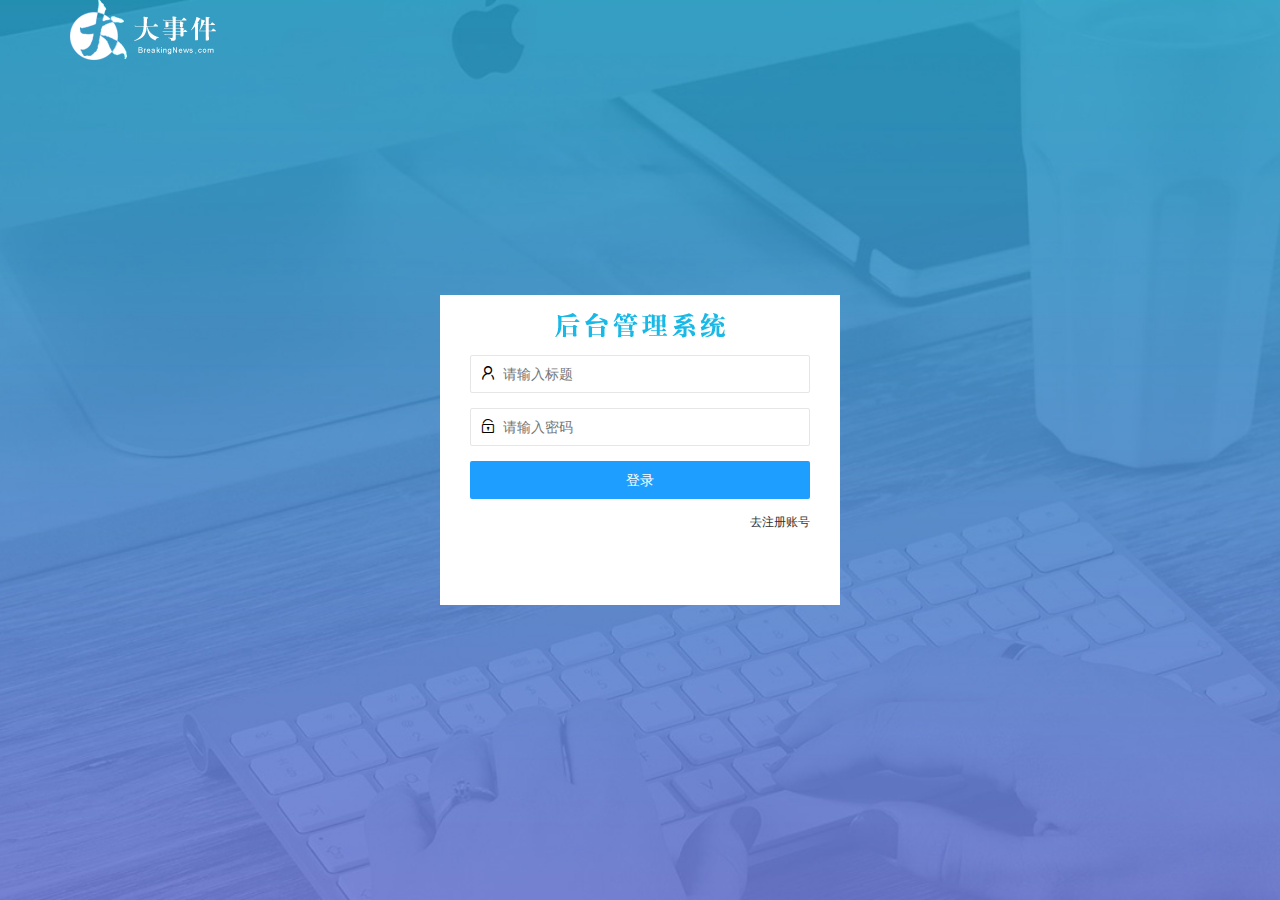
<file: login.html>
<!DOCTYPE html>
<html lang="en">
  <head>
    <meta charset="UTF-8" />
    <meta http-equiv="X-UA-Compatible" content="IE=edge" />
    <meta name="viewport" content="width=device-width, initial-scale=1.0" />
    <title>Document</title>
    <!-- layui样式 -->
    <link rel="stylesheet" href="./assets/lib/layui/css/layui.css" />
    <!-- 自己的css -->
    <link rel="stylesheet" href="./assets/css/login.css" />
  </head>
  <body>
    <!-- 头部 logo 区域 -->
    <div class="layui-main">
      <img src="/assets/images/logo.png" alt="" />
    </div>

    <!-- 登录注册区域 -->
    <div class="loginAndRegBox">
      <!-- 登录标题 -->
      <div class="title-box"></div>
      <!-- 登录 -->
      <div class="login-box">
        <form class="layui-form" action="" id="form_login">
          <div class="layui-form-item">
            <i class="layui-icon layui-icon-username"></i>

            <input
              type="text"
              name="username"
              required
              lay-verify="required"
              placeholder="请输入标题"
              autocomplete="off"
              class="layui-input"
            />
          </div>
          <div class="layui-form-item">
            <i class="layui-icon layui-icon-password"></i>

            <input
              type="password"
              name="password"
              required
              lay-verify="required"
              placeholder="请输入密码"
              autocomplete="off"
              class="layui-input"
            />
          </div>
          <!-- 登录按钮 -->
          <div class="layui-form-item">
            <!-- 注意：表单提交按钮和普通按钮的区别，就是 lay-submit 属性 -->
            <button
              class="layui-btn layui-btn-normal layui-btn-fluid"
              lay-submit
            >
              登录
            </button>
          </div>
          <div class="layui-form-item link">
            <a href="javascript:;" id="link_reg">去注册账号</a>
          </div>
        </form>
      </div>

   
      <!-- 注册 -->
      <div class="reg-box">
        <form class="layui-form" id="form_reg">
          <!-- 用户名 -->
          <div class="layui-form-item">
            <i class="layui-icon layui-icon-username"></i>
            <input
              type="text"
              name="username"
              required
              lay-verify="required"
              placeholder="请输入用户名"
              autocomplete="off"
              class="layui-input"
            />
          </div>
 
          <!-- 密码 -->
          <div class="layui-form-item">
            <i class="layui-icon layui-icon-password"></i>
            <input
              type="password"
              name="password"
              required
              lay-verify="required|pass"
              placeholder="请输入密码"
              autocomplete="off"
              class="layui-input"
            />
          </div>

          <!-- 确认密码 -->
          <div class="layui-form-item">
            <i class="layui-icon layui-icon-password"></i>
            <input
              type="password"
              name="repassword"
              required
              lay-verify="required|pass|repass"
              placeholder="再次确认密码"
              autocomplete="off"
              class="layui-input"
            />
          </div>

          <!-- 注册按钮 -->
          <div class="layui-form-item">
            <!-- 注意：表单提交按钮和普通按钮的区别，就是 lay-submit 属性 -->
            <button
              class="layui-btn layui-btn-normal layui-btn-fluid"
              lay-submit
            >
              注册
            </button>
          </div>
          <div class="layui-form-item link">
            <a href="javascript:;" id="link_login">去登录</a>
          </div>
        </form>
      </div>
    </div>

    <!-- 引入layui的js -->
    <script src="./assets/lib/layui/layui.all.js"></script>
    <script src="./assets/lib/jquery.js"></script>
    <!-- 导入 请求过滤器 -->
    <script src="./assets/js/baseAPI.js"></script>
    <script src="./assets/js/login.js"></script>
  </body>
</html>
</file>
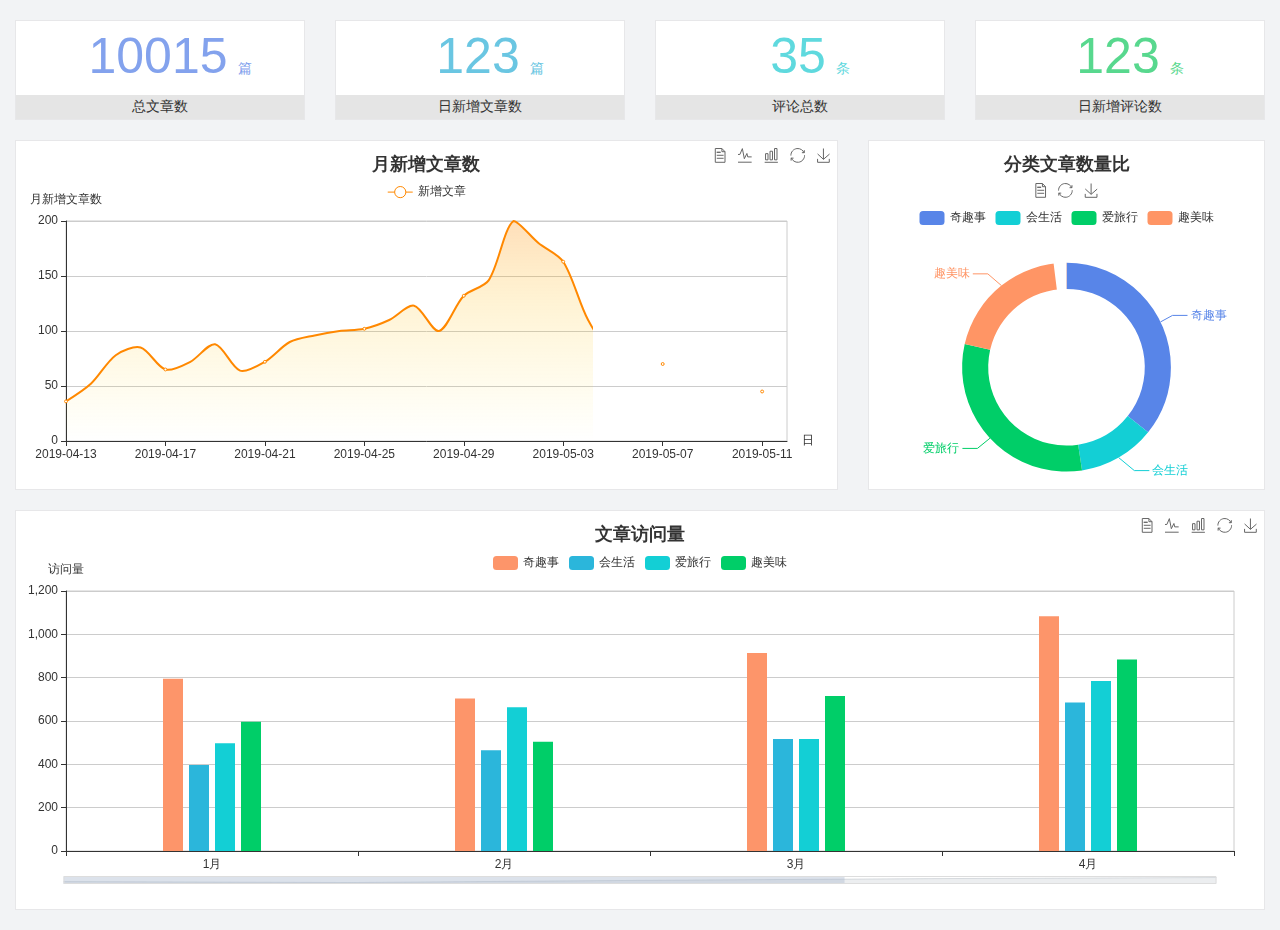
<file: home/dashboard.html>
<!DOCTYPE html>
<html lang="en">

<head>
  <meta charset="UTF-8">
  <meta name="viewport" content="width=device-width, initial-scale=1.0">
  <meta http-equiv="X-UA-Compatible" content="ie=edge">
  <title>图表统计</title>
  <link rel="stylesheet" href="../../assets/lib/bootstrap.css" />
  <link rel="stylesheet" href="../../assets/lib/main.css" />
  <script src="../../assets/lib/jquery.js"></script>
  <script type="text/javascript" src="../../assets/lib/echarts.min.js"></script>
</head>

<body>
  <div class="container-fluid">
    <div class="row spannel_list">
      <div class="col-sm-3 col-xs-6">
        <div class="spannel">
          <em>10015</em><span>篇</span>
          <b>总文章数</b>
        </div>
      </div>
      <div class="col-sm-3 col-xs-6">
        <div class="spannel scolor01">
          <em>123</em><span>篇</span>
          <b>日新增文章数</b>
        </div>
      </div>
      <div class="col-sm-3 col-xs-6">
        <div class="spannel scolor02">
          <em>35</em><span>条</span>
          <b>评论总数</b>
        </div>
      </div>
      <div class="col-sm-3 col-xs-6">
        <div class="spannel scolor03">
          <em>123</em><span>条</span>
          <b>日新增评论数</b>
        </div>
      </div>
    </div>
  </div>

  <div class="container-fluid">
    <div class="row curve-pie">
      <div class="col-lg-8 col-md-8">
        <div class="gragh_pannel" id="curve_show"></div>
      </div>
      <div class="col-lg-4 col-md-4">
        <div class="gragh_pannel" id="pie_show"></div>
      </div>
    </div>
  </div>

  <div class="container-fluid">
    <div class="column_pannel" id="column_show"></div>
  </div>

  <script>
    var oChart = echarts.init(document.getElementById('curve_show'));
    var aList_all = [
      { 'count': 36, 'date': '2019-04-13' },
      { 'count': 52, 'date': '2019-04-14' },
      { 'count': 78, 'date': '2019-04-15' },
      { 'count': 85, 'date': '2019-04-16' },
      { 'count': 65, 'date': '2019-04-17' },
      { 'count': 72, 'date': '2019-04-18' },
      { 'count': 88, 'date': '2019-04-19' },
      { 'count': 64, 'date': '2019-04-20' },
      { 'count': 72, 'date': '2019-04-21' },
      { 'count': 90, 'date': '2019-04-22' },
      { 'count': 96, 'date': '2019-04-23' },
      { 'count': 100, 'date': '2019-04-24' },
      { 'count': 102, 'date': '2019-04-25' },
      { 'count': 110, 'date': '2019-04-26' },
      { 'count': 123, 'date': '2019-04-27' },
      { 'count': 100, 'date': '2019-04-28' },
      { 'count': 132, 'date': '2019-04-29' },
      { 'count': 146, 'date': '2019-04-30' },
      { 'count': 200, 'date': '2019-05-01' },
      { 'count': 180, 'date': '2019-05-02' },
      { 'count': 163, 'date': '2019-05-03' },
      { 'count': 110, 'date': '2019-05-04' },
      { 'count': 80, 'date': '2019-05-05' },
      { 'count': 82, 'date': '2019-05-06' },
      { 'count': 70, 'date': '2019-05-07' },
      { 'count': 65, 'date': '2019-05-08' },
      { 'count': 54, 'date': '2019-05-09' },
      { 'count': 40, 'date': '2019-05-10' },
      { 'count': 45, 'date': '2019-05-11' },
      { 'count': 38, 'date': '2019-05-12' },
    ];

    let aCount = [];
    let aDate = [];

    for (var i = 0; i < aList_all.length; i++) {
      aCount.push(aList_all[i].count);
      aDate.push(aList_all[i].date);
    }

    var chartopt = {
      title: {
        text: '月新增文章数',
        left: 'center',
        top: '10'
      },
      tooltip: {
        trigger: 'axis'
      },
      legend: {
        data: ['新增文章'],
        top: '40'
      },
      toolbox: {
        show: true,
        feature: {
          mark: { show: true },
          dataView: { show: true, readOnly: false },
          magicType: { show: true, type: ['line', 'bar'] },
          restore: { show: true },
          saveAsImage: { show: true }
        }
      },
      calculable: true,
      xAxis: [
        {
          name: '日',
          type: 'category',
          boundaryGap: false,
          data: aDate
        }
      ],
      yAxis: [
        {
          name: '月新增文章数',
          type: 'value'
        }
      ],
      series: [
        {
          name: '新增文章',
          type: 'line',
          smooth: true,
          itemStyle: { normal: { areaStyle: { type: 'default' }, color: '#f80' }, lineStyle: { color: '#f80' } },
          data: aCount
        }],
      areaStyle: {
        normal: {
          color: new echarts.graphic.LinearGradient(0, 0, 0, 1, [{
            offset: 0,
            color: 'rgba(255,136,0,0.39)'
          }, {
            offset: .34,
            color: 'rgba(255,180,0,0.25)'
          }, {
            offset: 1,
            color: 'rgba(255,222,0,0.00)'
          }])

        }
      },
      grid: {
        show: true,
        x: 50,
        x2: 50,
        y: 80,
        height: 220
      }
    };

    oChart.setOption(chartopt);


    var oPie = echarts.init(document.getElementById('pie_show'));
    var oPieopt =
    {
      title: {
        top: 10,
        text: '分类文章数量比',
        x: 'center'
      },
      tooltip: {
        trigger: 'item',
        formatter: "{a} <br/>{b} : {c} ({d}%)"
      },
      color: ['#5885e8', '#13cfd5', '#00ce68', '#ff9565'],
      legend: {
        x: 'center',
        top: 65,
        data: ['奇趣事', '会生活', '爱旅行', '趣美味']
      },
      toolbox: {
        show: true,
        x: 'center',
        top: 35,
        feature: {
          mark: { show: true },
          dataView: { show: true, readOnly: false },
          magicType: {
            show: true,
            type: ['pie', 'funnel'],
            option: {
              funnel: {
                x: '25%',
                width: '50%',
                funnelAlign: 'left',
                max: 1548
              }
            }
          },
          restore: { show: true },
          saveAsImage: { show: true }
        }
      },
      calculable: true,
      series: [
        {
          name: '访问来源',
          type: 'pie',
          radius: ['45%', '60%'],
          center: ['50%', '65%'],
          data: [
            { value: 300, name: '奇趣事' },
            { value: 100, name: '会生活' },
            { value: 260, name: '爱旅行' },
            { value: 180, name: '趣美味' }
          ]
        }
      ]
    };
    oPie.setOption(oPieopt);



    var oColumn = this.echarts.init(document.getElementById('column_show'));
    var oColumnopt =
    {
      title: {
        text: '文章访问量',
        left: 'center',
        top: '10'
      },
      tooltip: {
        trigger: 'axis'
      },
      legend: {
        data: ['奇趣事', '会生活', '爱旅行', '趣美味'],
        top: '40'
      },
      toolbox: {
        show: true,
        feature: {
          mark: { show: true },
          dataView: { show: true, readOnly: false },
          magicType: { show: true, type: ['line', 'bar'] },
          restore: { show: true },
          saveAsImage: { show: true }
        }
      },
      calculable: true,
      xAxis: [
        {
          type: 'category',
          data: ['1月', '2月', '3月', '4月', '5月']
        }
      ],
      yAxis: [
        {
          name: '访问量',
          type: 'value'
        }
      ],
      series: [
        {
          name: '奇趣事',
          type: 'bar',
          barWidth: 20,
          itemStyle: {
            normal: { areaStyle: { type: 'default' }, color: '#fd956a' }
          },
          data: [800, 708, 920, 1090, 1200]
        },
        {
          name: '会生活',
          type: 'bar',
          barWidth: 20,
          itemStyle: {
            normal: { areaStyle: { type: 'default' }, color: '#2bb6db' }
          },
          data: [400, 468, 520, 690, 800]
        },
        {
          name: '爱旅行',
          type: 'bar',
          barWidth: 20,
          itemStyle: {
            normal: { areaStyle: { type: 'default' }, color: '#13cfd5' }
          },
          data: [500, 668, 520, 790, 900]
        },
        {
          name: '趣美味',
          type: 'bar',
          barWidth: 20,
          itemStyle: {
            normal: { areaStyle: { type: 'default' }, color: '#00ce68' }
          },
          data: [600, 508, 720, 890, 1000]
        }
      ],
      grid: {
        show: true,
        x: 50,
        x2: 30,
        y: 80,
        height: 260
      },
      dataZoom: [//给x轴设置滚动条
        {
          start: 0,//默认为0
          end: 100 - 1000 / 31,//默认为100
          type: 'slider',
          show: true,
          xAxisIndex: [0],
          handleSize: 0,//滑动条的 左右2个滑动条的大小
          height: 8,//组件高度
          left: 45, //左边的距离
          right: 50,//右边的距离
          bottom: 26,//右边的距离
          handleColor: '#ddd',//h滑动图标的颜色
          handleStyle: {
            borderColor: "#cacaca",
            borderWidth: "1",
            shadowBlur: 2,
            background: "#ddd",
            shadowColor: "#ddd",
          }
        }]
    };
    oColumn.setOption(oColumnopt);
  </script>
</body>

</html>
</file>
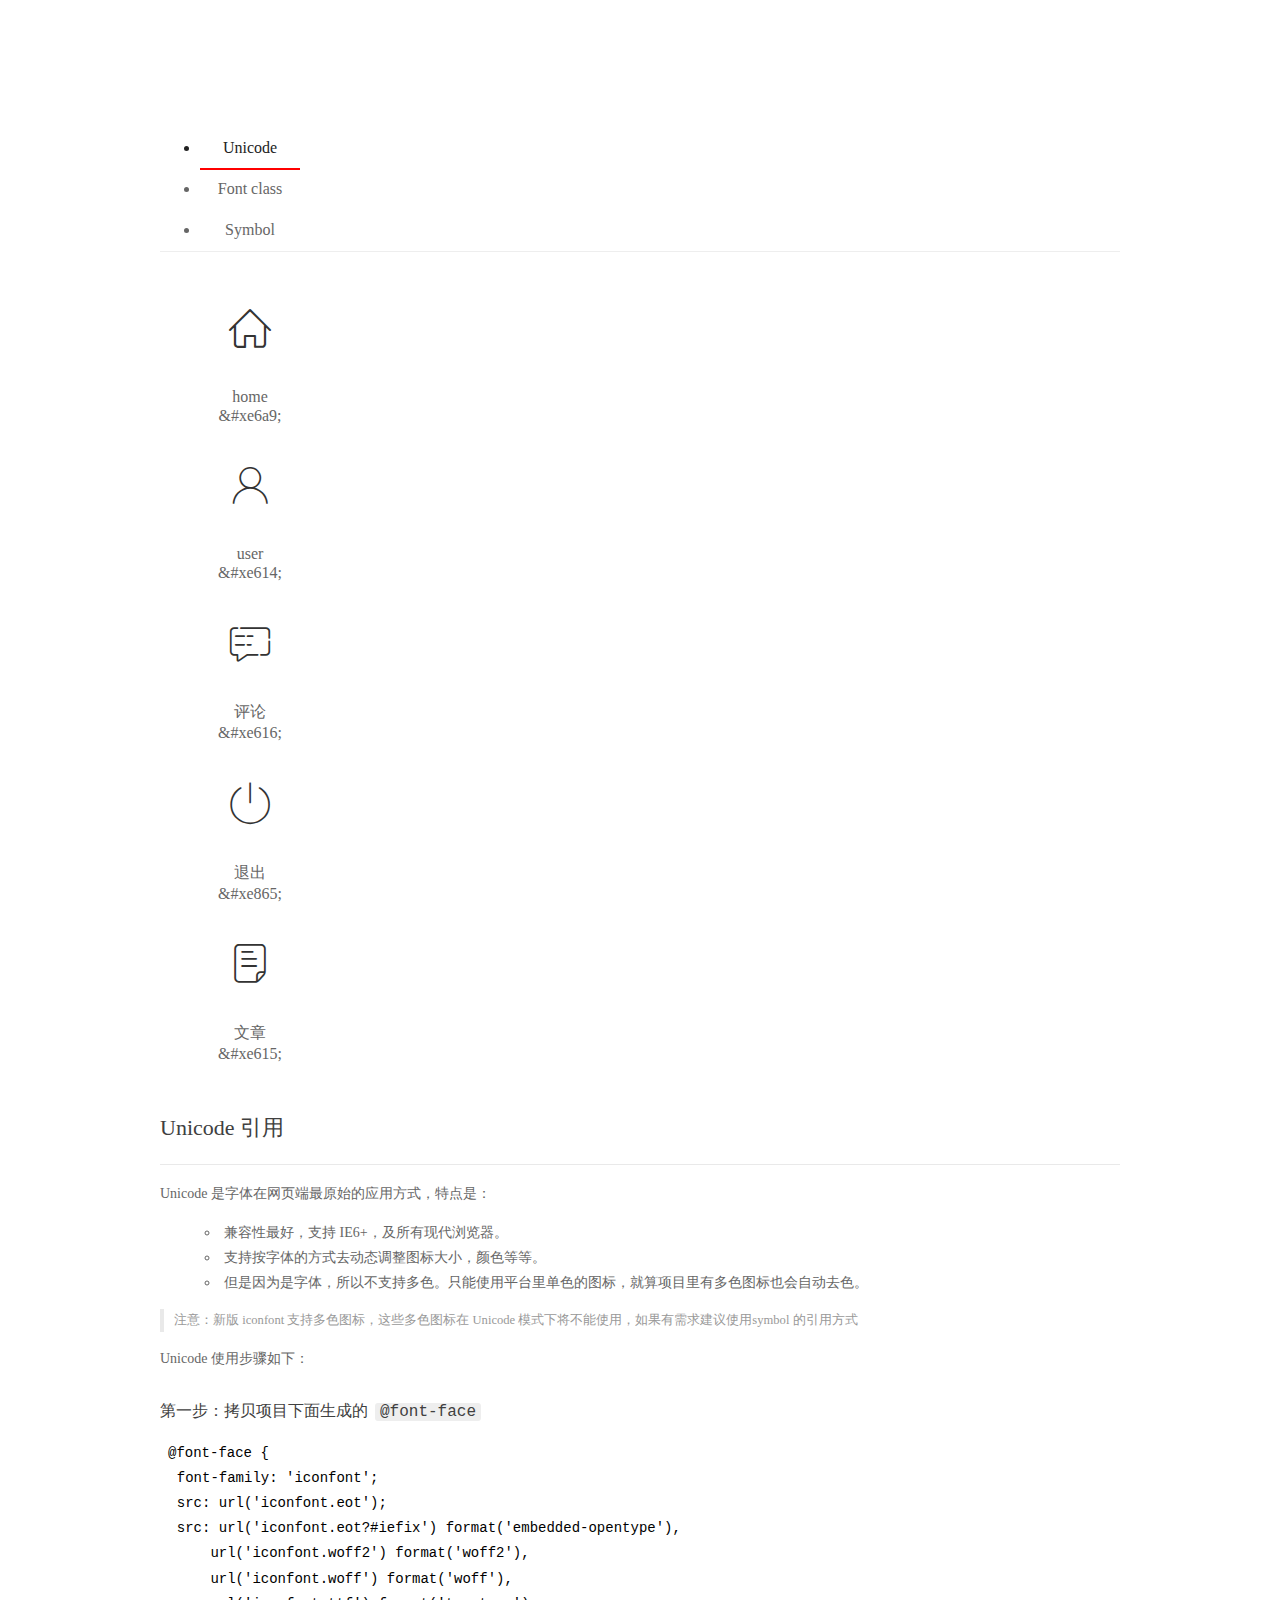
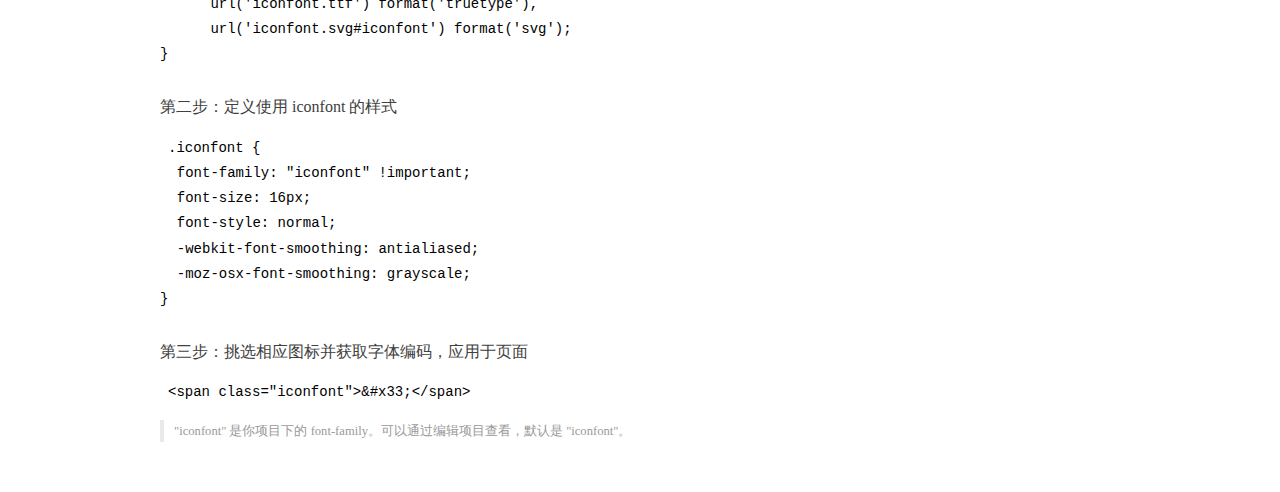
<file: assets/fonts/demo_index.html>
<!DOCTYPE html>
<html>
<head>
  <meta charset="utf-8"/>
  <title>IconFont Demo</title>
  <link rel="shortcut icon" href="https://gtms04.alicdn.com/tps/i4/TB1_oz6GVXXXXaFXpXXJDFnIXXX-64-64.ico" type="image/x-icon"/>
  <link rel="stylesheet" href="https://g.alicdn.com/thx/cube/1.3.2/cube.min.css">
  <link rel="stylesheet" href="demo.css">
  <link rel="stylesheet" href="iconfont.css">
  <script src="iconfont.js"></script>
  <!-- jQuery -->
  <script src="https://a1.alicdn.com/oss/uploads/2018/12/26/7bfddb60-08e8-11e9-9b04-53e73bb6408b.js"></script>
  <!-- 代码高亮 -->
  <script src="https://a1.alicdn.com/oss/uploads/2018/12/26/a3f714d0-08e6-11e9-8a15-ebf944d7534c.js"></script>
</head>
<body>
  <div class="main">
    <h1 class="logo"><a href="https://www.iconfont.cn/" title="iconfont 首页" target="_blank">&#xe86b;</a></h1>
    <div class="nav-tabs">
      <ul id="tabs" class="dib-box">
        <li class="dib active"><span>Unicode</span></li>
        <li class="dib"><span>Font class</span></li>
        <li class="dib"><span>Symbol</span></li>
      </ul>
      
    </div>
    <div class="tab-container">
      <div class="content unicode" style="display: block;">
          <ul class="icon_lists dib-box">
          
            <li class="dib">
              <span class="icon iconfont">&#xe6a9;</span>
                <div class="name">home</div>
                <div class="code-name">&amp;#xe6a9;</div>
              </li>
          
            <li class="dib">
              <span class="icon iconfont">&#xe614;</span>
                <div class="name">user</div>
                <div class="code-name">&amp;#xe614;</div>
              </li>
          
            <li class="dib">
              <span class="icon iconfont">&#xe616;</span>
                <div class="name">评论</div>
                <div class="code-name">&amp;#xe616;</div>
              </li>
          
            <li class="dib">
              <span class="icon iconfont">&#xe865;</span>
                <div class="name">退出</div>
                <div class="code-name">&amp;#xe865;</div>
              </li>
          
            <li class="dib">
              <span class="icon iconfont">&#xe615;</span>
                <div class="name">文章</div>
                <div class="code-name">&amp;#xe615;</div>
              </li>
          
          </ul>
          <div class="article markdown">
          <h2 id="unicode-">Unicode 引用</h2>
          <hr>

          <p>Unicode 是字体在网页端最原始的应用方式，特点是：</p>
          <ul>
            <li>兼容性最好，支持 IE6+，及所有现代浏览器。</li>
            <li>支持按字体的方式去动态调整图标大小，颜色等等。</li>
            <li>但是因为是字体，所以不支持多色。只能使用平台里单色的图标，就算项目里有多色图标也会自动去色。</li>
          </ul>
          <blockquote>
            <p>注意：新版 iconfont 支持多色图标，这些多色图标在 Unicode 模式下将不能使用，如果有需求建议使用symbol 的引用方式</p>
          </blockquote>
          <p>Unicode 使用步骤如下：</p>
          <h3 id="-font-face">第一步：拷贝项目下面生成的 <code>@font-face</code></h3>
<pre><code class="language-css"
>@font-face {
  font-family: 'iconfont';
  src: url('iconfont.eot');
  src: url('iconfont.eot?#iefix') format('embedded-opentype'),
      url('iconfont.woff2') format('woff2'),
      url('iconfont.woff') format('woff'),
      url('iconfont.ttf') format('truetype'),
      url('iconfont.svg#iconfont') format('svg');
}
</code></pre>
          <h3 id="-iconfont-">第二步：定义使用 iconfont 的样式</h3>
<pre><code class="language-css"
>.iconfont {
  font-family: "iconfont" !important;
  font-size: 16px;
  font-style: normal;
  -webkit-font-smoothing: antialiased;
  -moz-osx-font-smoothing: grayscale;
}
</code></pre>
          <h3 id="-">第三步：挑选相应图标并获取字体编码，应用于页面</h3>
<pre>
<code class="language-html"
>&lt;span class="iconfont"&gt;&amp;#x33;&lt;/span&gt;
</code></pre>
          <blockquote>
            <p>"iconfont" 是你项目下的 font-family。可以通过编辑项目查看，默认是 "iconfont"。</p>
          </blockquote>
          </div>
      </div>
      <div class="content font-class">
        <ul class="icon_lists dib-box">
          
          <li class="dib">
            <span class="icon iconfont icon-home"></span>
            <div class="name">
              home
            </div>
            <div class="code-name">.icon-home
            </div>
          </li>
          
          <li class="dib">
            <span class="icon iconfont icon-user"></span>
            <div class="name">
              user
            </div>
            <div class="code-name">.icon-user
            </div>
          </li>
          
          <li class="dib">
            <span class="icon iconfont icon-pinglun"></span>
            <div class="name">
              评论
            </div>
            <div class="code-name">.icon-pinglun
            </div>
          </li>
          
          <li class="dib">
            <span class="icon iconfont icon-tuichu"></span>
            <div class="name">
              退出
            </div>
            <div class="code-name">.icon-tuichu
            </div>
          </li>
          
          <li class="dib">
            <span class="icon iconfont icon-16"></span>
            <div class="name">
              文章
            </div>
            <div class="code-name">.icon-16
            </div>
          </li>
          
        </ul>
        <div class="article markdown">
        <h2 id="font-class-">font-class 引用</h2>
        <hr>

        <p>font-class 是 Unicode 使用方式的一种变种，主要是解决 Unicode 书写不直观，语意不明确的问题。</p>
        <p>与 Unicode 使用方式相比，具有如下特点：</p>
        <ul>
          <li>兼容性良好，支持 IE8+，及所有现代浏览器。</li>
          <li>相比于 Unicode 语意明确，书写更直观。可以很容易分辨这个 icon 是什么。</li>
          <li>因为使用 class 来定义图标，所以当要替换图标时，只需要修改 class 里面的 Unicode 引用。</li>
          <li>不过因为本质上还是使用的字体，所以多色图标还是不支持的。</li>
        </ul>
        <p>使用步骤如下：</p>
        <h3 id="-fontclass-">第一步：引入项目下面生成的 fontclass 代码：</h3>
<pre><code class="language-html">&lt;link rel="stylesheet" href="./iconfont.css"&gt;
</code></pre>
        <h3 id="-">第二步：挑选相应图标并获取类名，应用于页面：</h3>
<pre><code class="language-html">&lt;span class="iconfont icon-xxx"&gt;&lt;/span&gt;
</code></pre>
        <blockquote>
          <p>"
            iconfont" 是你项目下的 font-family。可以通过编辑项目查看，默认是 "iconfont"。</p>
        </blockquote>
      </div>
      </div>
      <div class="content symbol">
          <ul class="icon_lists dib-box">
          
            <li class="dib">
                <svg class="icon svg-icon" aria-hidden="true">
                  <use xlink:href="#icon-home"></use>
                </svg>
                <div class="name">home</div>
                <div class="code-name">#icon-home</div>
            </li>
          
            <li class="dib">
                <svg class="icon svg-icon" aria-hidden="true">
                  <use xlink:href="#icon-user"></use>
                </svg>
                <div class="name">user</div>
                <div class="code-name">#icon-user</div>
            </li>
          
            <li class="dib">
                <svg class="icon svg-icon" aria-hidden="true">
                  <use xlink:href="#icon-pinglun"></use>
                </svg>
                <div class="name">评论</div>
                <div class="code-name">#icon-pinglun</div>
            </li>
          
            <li class="dib">
                <svg class="icon svg-icon" aria-hidden="true">
                  <use xlink:href="#icon-tuichu"></use>
                </svg>
                <div class="name">退出</div>
                <div class="code-name">#icon-tuichu</div>
            </li>
          
            <li class="dib">
                <svg class="icon svg-icon" aria-hidden="true">
                  <use xlink:href="#icon-16"></use>
                </svg>
                <div class="name">文章</div>
                <div class="code-name">#icon-16</div>
            </li>
          
          </ul>
          <div class="article markdown">
          <h2 id="symbol-">Symbol 引用</h2>
          <hr>

          <p>这是一种全新的使用方式，应该说这才是未来的主流，也是平台目前推荐的用法。相关介绍可以参考这篇<a href="">文章</a>
            这种用法其实是做了一个 SVG 的集合，与另外两种相比具有如下特点：</p>
          <ul>
            <li>支持多色图标了，不再受单色限制。</li>
            <li>通过一些技巧，支持像字体那样，通过 <code>font-size</code>, <code>color</code> 来调整样式。</li>
            <li>兼容性较差，支持 IE9+，及现代浏览器。</li>
            <li>浏览器渲染 SVG 的性能一般，还不如 png。</li>
          </ul>
          <p>使用步骤如下：</p>
          <h3 id="-symbol-">第一步：引入项目下面生成的 symbol 代码：</h3>
<pre><code class="language-html">&lt;script src="./iconfont.js"&gt;&lt;/script&gt;
</code></pre>
          <h3 id="-css-">第二步：加入通用 CSS 代码（引入一次就行）：</h3>
<pre><code class="language-html">&lt;style&gt;
.icon {
  width: 1em;
  height: 1em;
  vertical-align: -0.15em;
  fill: currentColor;
  overflow: hidden;
}
&lt;/style&gt;
</code></pre>
          <h3 id="-">第三步：挑选相应图标并获取类名，应用于页面：</h3>
<pre><code class="language-html">&lt;svg class="icon" aria-hidden="true"&gt;
  &lt;use xlink:href="#icon-xxx"&gt;&lt;/use&gt;
&lt;/svg&gt;
</code></pre>
          </div>
      </div>

    </div>
  </div>
  <script>
  $(document).ready(function () {
      $('.tab-container .content:first').show()

      $('#tabs li').click(function (e) {
        var tabContent = $('.tab-container .content')
        var index = $(this).index()

        if ($(this).hasClass('active')) {
          return
        } else {
          $('#tabs li').removeClass('active')
          $(this).addClass('active')

          tabContent.hide().eq(index).fadeIn()
        }
      })
    })
  </script>
</body>
</html>
</file>
<file: assets/lib/layui/css/layui.css>
/** layui-v2.5.5 MIT License By https://www.layui.com */
 .layui-inline,img{display:inline-block;vertical-align:middle}h1,h2,h3,h4,h5,h6{font-weight:400}.layui-edge,.layui-header,.layui-inline,.layui-main{position:relative}.layui-body,.layui-edge,.layui-elip{overflow:hidden}.layui-btn,.layui-edge,.layui-inline,img{vertical-align:middle}.layui-btn,.layui-disabled,.layui-icon,.layui-unselect{-moz-user-select:none;-webkit-user-select:none;-ms-user-select:none}.layui-elip,.layui-form-checkbox span,.layui-form-pane .layui-form-label{text-overflow:ellipsis;white-space:nowrap}.layui-breadcrumb,.layui-tree-btnGroup{visibility:hidden}blockquote,body,button,dd,div,dl,dt,form,h1,h2,h3,h4,h5,h6,input,li,ol,p,pre,td,textarea,th,ul{margin:0;padding:0;-webkit-tap-highlight-color:rgba(0,0,0,0)}a:active,a:hover{outline:0}img{border:none}li{list-style:none}table{border-collapse:collapse;border-spacing:0}h4,h5,h6{font-size:100%}button,input,optgroup,option,select,textarea{font-family:inherit;font-size:inherit;font-style:inherit;font-weight:inherit;outline:0}pre{white-space:pre-wrap;white-space:-moz-pre-wrap;white-space:-pre-wrap;white-space:-o-pre-wrap;word-wrap:break-word}body{line-height:24px;font:14px Helvetica Neue,Helvetica,PingFang SC,Tahoma,Arial,sans-serif}hr{height:1px;margin:10px 0;border:0;clear:both}a{color:#333;text-decoration:none}a:hover{color:#777}a cite{font-style:normal;*cursor:pointer}.layui-border-box,.layui-border-box *{box-sizing:border-box}.layui-box,.layui-box *{box-sizing:content-box}.layui-clear{clear:both;*zoom:1}.layui-clear:after{content:'\20';clear:both;*zoom:1;display:block;height:0}.layui-inline{*display:inline;*zoom:1}.layui-edge{display:inline-block;width:0;height:0;border-width:6px;border-style:dashed;border-color:transparent}.layui-edge-top{top:-4px;border-bottom-color:#999;border-bottom-style:solid}.layui-edge-right{border-left-color:#999;border-left-style:solid}.layui-edge-bottom{top:2px;border-top-color:#999;border-top-style:solid}.layui-edge-left{border-right-color:#999;border-right-style:solid}.layui-disabled,.layui-disabled:hover{color:#d2d2d2!important;cursor:not-allowed!important}.layui-circle{border-radius:100%}.layui-show{display:block!important}.layui-hide{display:none!important}@font-face{font-family:layui-icon;src:url(../font/iconfont.eot?v=250);src:url(../font/iconfont.eot?v=250#iefix) format('embedded-opentype'),url(../font/iconfont.woff2?v=250) format('woff2'),url(../font/iconfont.woff?v=250) format('woff'),url(../font/iconfont.ttf?v=250) format('truetype'),url(../font/iconfont.svg?v=250#layui-icon) format('svg')}.layui-icon{font-family:layui-icon!important;font-size:16px;font-style:normal;-webkit-font-smoothing:antialiased;-moz-osx-font-smoothing:grayscale}.layui-icon-reply-fill:before{content:"\e611"}.layui-icon-set-fill:before{content:"\e614"}.layui-icon-menu-fill:before{content:"\e60f"}.layui-icon-search:before{content:"\e615"}.layui-icon-share:before{content:"\e641"}.layui-icon-set-sm:before{content:"\e620"}.layui-icon-engine:before{content:"\e628"}.layui-icon-close:before{content:"\1006"}.layui-icon-close-fill:before{content:"\1007"}.layui-icon-chart-screen:before{content:"\e629"}.layui-icon-star:before{content:"\e600"}.layui-icon-circle-dot:before{content:"\e617"}.layui-icon-chat:before{content:"\e606"}.layui-icon-release:before{content:"\e609"}.layui-icon-list:before{content:"\e60a"}.layui-icon-chart:before{content:"\e62c"}.layui-icon-ok-circle:before{content:"\1005"}.layui-icon-layim-theme:before{content:"\e61b"}.layui-icon-table:before{content:"\e62d"}.layui-icon-right:before{content:"\e602"}.layui-icon-left:before{content:"\e603"}.layui-icon-cart-simple:before{content:"\e698"}.layui-icon-face-cry:before{content:"\e69c"}.layui-icon-face-smile:before{content:"\e6af"}.layui-icon-survey:before{content:"\e6b2"}.layui-icon-tree:before{content:"\e62e"}.layui-icon-upload-circle:before{content:"\e62f"}.layui-icon-add-circle:before{content:"\e61f"}.layui-icon-download-circle:before{content:"\e601"}.layui-icon-templeate-1:before{content:"\e630"}.layui-icon-util:before{content:"\e631"}.layui-icon-face-surprised:before{content:"\e664"}.layui-icon-edit:before{content:"\e642"}.layui-icon-speaker:before{content:"\e645"}.layui-icon-down:before{content:"\e61a"}.layui-icon-file:before{content:"\e621"}.layui-icon-layouts:before{content:"\e632"}.layui-icon-rate-half:before{content:"\e6c9"}.layui-icon-add-circle-fine:before{content:"\e608"}.layui-icon-prev-circle:before{content:"\e633"}.layui-icon-read:before{content:"\e705"}.layui-icon-404:before{content:"\e61c"}.layui-icon-carousel:before{content:"\e634"}.layui-icon-help:before{content:"\e607"}.layui-icon-code-circle:before{content:"\e635"}.layui-icon-water:before{content:"\e636"}.layui-icon-username:before{content:"\e66f"}.layui-icon-find-fill:before{content:"\e670"}.layui-icon-about:before{content:"\e60b"}.layui-icon-location:before{content:"\e715"}.layui-icon-up:before{content:"\e619"}.layui-icon-pause:before{content:"\e651"}.layui-icon-date:before{content:"\e637"}.layui-icon-layim-uploadfile:before{content:"\e61d"}.layui-icon-delete:before{content:"\e640"}.layui-icon-play:before{content:"\e652"}.layui-icon-top:before{content:"\e604"}.layui-icon-friends:before{content:"\e612"}.layui-icon-refresh-3:before{content:"\e9aa"}.layui-icon-ok:before{content:"\e605"}.layui-icon-layer:before{content:"\e638"}.layui-icon-face-smile-fine:before{content:"\e60c"}.layui-icon-dollar:before{content:"\e659"}.layui-icon-group:before{content:"\e613"}.layui-icon-layim-download:before{content:"\e61e"}.layui-icon-picture-fine:before{content:"\e60d"}.layui-icon-link:before{content:"\e64c"}.layui-icon-diamond:before{content:"\e735"}.layui-icon-log:before{content:"\e60e"}.layui-icon-rate-solid:before{content:"\e67a"}.layui-icon-fonts-del:before{content:"\e64f"}.layui-icon-unlink:before{content:"\e64d"}.layui-icon-fonts-clear:before{content:"\e639"}.layui-icon-triangle-r:before{content:"\e623"}.layui-icon-circle:before{content:"\e63f"}.layui-icon-radio:before{content:"\e643"}.layui-icon-align-center:before{content:"\e647"}.layui-icon-align-right:before{content:"\e648"}.layui-icon-align-left:before{content:"\e649"}.layui-icon-loading-1:before{content:"\e63e"}.layui-icon-return:before{content:"\e65c"}.layui-icon-fonts-strong:before{content:"\e62b"}.layui-icon-upload:before{content:"\e67c"}.layui-icon-dialogue:before{content:"\e63a"}.layui-icon-video:before{content:"\e6ed"}.layui-icon-headset:before{content:"\e6fc"}.layui-icon-cellphone-fine:before{content:"\e63b"}.layui-icon-add-1:before{content:"\e654"}.layui-icon-face-smile-b:before{content:"\e650"}.layui-icon-fonts-html:before{content:"\e64b"}.layui-icon-form:before{content:"\e63c"}.layui-icon-cart:before{content:"\e657"}.layui-icon-camera-fill:before{content:"\e65d"}.layui-icon-tabs:before{content:"\e62a"}.layui-icon-fonts-code:before{content:"\e64e"}.layui-icon-fire:before{content:"\e756"}.layui-icon-set:before{content:"\e716"}.layui-icon-fonts-u:before{content:"\e646"}.layui-icon-triangle-d:before{content:"\e625"}.layui-icon-tips:before{content:"\e702"}.layui-icon-picture:before{content:"\e64a"}.layui-icon-more-vertical:before{content:"\e671"}.layui-icon-flag:before{content:"\e66c"}.layui-icon-loading:before{content:"\e63d"}.layui-icon-fonts-i:before{content:"\e644"}.layui-icon-refresh-1:before{content:"\e666"}.layui-icon-rmb:before{content:"\e65e"}.layui-icon-home:before{content:"\e68e"}.layui-icon-user:before{content:"\e770"}.layui-icon-notice:before{content:"\e667"}.layui-icon-login-weibo:before{content:"\e675"}.layui-icon-voice:before{content:"\e688"}.layui-icon-upload-drag:before{content:"\e681"}.layui-icon-login-qq:before{content:"\e676"}.layui-icon-snowflake:before{content:"\e6b1"}.layui-icon-file-b:before{content:"\e655"}.layui-icon-template:before{content:"\e663"}.layui-icon-auz:before{content:"\e672"}.layui-icon-console:before{content:"\e665"}.layui-icon-app:before{content:"\e653"}.layui-icon-prev:before{content:"\e65a"}.layui-icon-website:before{content:"\e7ae"}.layui-icon-next:before{content:"\e65b"}.layui-icon-component:before{content:"\e857"}.layui-icon-more:before{content:"\e65f"}.layui-icon-login-wechat:before{content:"\e677"}.layui-icon-shrink-right:before{content:"\e668"}.layui-icon-spread-left:before{content:"\e66b"}.layui-icon-camera:before{content:"\e660"}.layui-icon-note:before{content:"\e66e"}.layui-icon-refresh:before{content:"\e669"}.layui-icon-female:before{content:"\e661"}.layui-icon-male:before{content:"\e662"}.layui-icon-password:before{content:"\e673"}.layui-icon-senior:before{content:"\e674"}.layui-icon-theme:before{content:"\e66a"}.layui-icon-tread:before{content:"\e6c5"}.layui-icon-praise:before{content:"\e6c6"}.layui-icon-star-fill:before{content:"\e658"}.layui-icon-rate:before{content:"\e67b"}.layui-icon-template-1:before{content:"\e656"}.layui-icon-vercode:before{content:"\e679"}.layui-icon-cellphone:before{content:"\e678"}.layui-icon-screen-full:before{content:"\e622"}.layui-icon-screen-restore:before{content:"\e758"}.layui-icon-cols:before{content:"\e610"}.layui-icon-export:before{content:"\e67d"}.layui-icon-print:before{content:"\e66d"}.layui-icon-slider:before{content:"\e714"}.layui-icon-addition:before{content:"\e624"}.layui-icon-subtraction:before{content:"\e67e"}.layui-icon-service:before{content:"\e626"}.layui-icon-transfer:before{content:"\e691"}.layui-main{width:1140px;margin:0 auto}.layui-header{z-index:1000;height:60px}.layui-header a:hover{transition:all .5s;-webkit-transition:all .5s}.layui-side{position:fixed;left:0;top:0;bottom:0;z-index:999;width:200px;overflow-x:hidden}.layui-side-scroll{position:relative;width:220px;height:100%;overflow-x:hidden}.layui-body{position:absolute;left:200px;right:0;top:0;bottom:0;z-index:998;width:auto;overflow-y:auto;box-sizing:border-box}.layui-layout-body{overflow:hidden}.layui-layout-admin .layui-header{background-color:#23262E}.layui-layout-admin .layui-side{top:60px;width:200px;overflow-x:hidden}.layui-layout-admin .layui-body{position:fixed;top:60px;bottom:44px}.layui-layout-admin .layui-main{width:auto;margin:0 15px}.layui-layout-admin .layui-footer{position:fixed;left:200px;right:0;bottom:0;height:44px;line-height:44px;padding:0 15px;background-color:#eee}.layui-layout-admin .layui-logo{position:absolute;left:0;top:0;width:200px;height:100%;line-height:60px;text-align:center;color:#009688;font-size:16px}.layui-layout-admin .layui-header .layui-nav{background:0 0}.layui-layout-left{position:absolute!important;left:200px;top:0}.layui-layout-right{position:absolute!important;right:0;top:0}.layui-container{position:relative;margin:0 auto;padding:0 15px;box-sizing:border-box}.layui-fluid{position:relative;margin:0 auto;padding:0 15px}.layui-row:after,.layui-row:before{content:'';display:block;clear:both}.layui-col-lg1,.layui-col-lg10,.layui-col-lg11,.layui-col-lg12,.layui-col-lg2,.layui-col-lg3,.layui-col-lg4,.layui-col-lg5,.layui-col-lg6,.layui-col-lg7,.layui-col-lg8,.layui-col-lg9,.layui-col-md1,.layui-col-md10,.layui-col-md11,.layui-col-md12,.layui-col-md2,.layui-col-md3,.layui-col-md4,.layui-col-md5,.layui-col-md6,.layui-col-md7,.layui-col-md8,.layui-col-md9,.layui-col-sm1,.layui-col-sm10,.layui-col-sm11,.layui-col-sm12,.layui-col-sm2,.layui-col-sm3,.layui-col-sm4,.layui-col-sm5,.layui-col-sm6,.layui-col-sm7,.layui-col-sm8,.layui-col-sm9,.layui-col-xs1,.layui-col-xs10,.layui-col-xs11,.layui-col-xs12,.layui-col-xs2,.layui-col-xs3,.layui-col-xs4,.layui-col-xs5,.layui-col-xs6,.layui-col-xs7,.layui-col-xs8,.layui-col-xs9{position:relative;display:block;box-sizing:border-box}.layui-col-xs1,.layui-col-xs10,.layui-col-xs11,.layui-col-xs12,.layui-col-xs2,.layui-col-xs3,.layui-col-xs4,.layui-col-xs5,.layui-col-xs6,.layui-col-xs7,.layui-col-xs8,.layui-col-xs9{float:left}.layui-col-xs1{width:8.33333333%}.layui-col-xs2{width:16.66666667%}.layui-col-xs3{width:25%}.layui-col-xs4{width:33.33333333%}.layui-col-xs5{width:41.66666667%}.layui-col-xs6{width:50%}.layui-col-xs7{width:58.33333333%}.layui-col-xs8{width:66.66666667%}.layui-col-xs9{width:75%}.layui-col-xs10{width:83.33333333%}.layui-col-xs11{width:91.66666667%}.layui-col-xs12{width:100%}.layui-col-xs-offset1{margin-left:8.33333333%}.layui-col-xs-offset2{margin-left:16.66666667%}.layui-col-xs-offset3{margin-left:25%}.layui-col-xs-offset4{margin-left:33.33333333%}.layui-col-xs-offset5{margin-left:41.66666667%}.layui-col-xs-offset6{margin-left:50%}.layui-col-xs-offset7{margin-left:58.33333333%}.layui-col-xs-offset8{margin-left:66.66666667%}.layui-col-xs-offset9{margin-left:75%}.layui-col-xs-offset10{margin-left:83.33333333%}.layui-col-xs-offset11{margin-left:91.66666667%}.layui-col-xs-offset12{margin-left:100%}@media screen and (max-width:768px){.layui-hide-xs{display:none!important}.layui-show-xs-block{display:block!important}.layui-show-xs-inline{display:inline!important}.layui-show-xs-inline-block{display:inline-block!important}}@media screen and (min-width:768px){.layui-container{width:750px}.layui-hide-sm{display:none!important}.layui-show-sm-block{display:block!important}.layui-show-sm-inline{display:inline!important}.layui-show-sm-inline-block{display:inline-block!important}.layui-col-sm1,.layui-col-sm10,.layui-col-sm11,.layui-col-sm12,.layui-col-sm2,.layui-col-sm3,.layui-col-sm4,.layui-col-sm5,.layui-col-sm6,.layui-col-sm7,.layui-col-sm8,.layui-col-sm9{float:left}.layui-col-sm1{width:8.33333333%}.layui-col-sm2{width:16.66666667%}.layui-col-sm3{width:25%}.layui-col-sm4{width:33.33333333%}.layui-col-sm5{width:41.66666667%}.layui-col-sm6{width:50%}.layui-col-sm7{width:58.33333333%}.layui-col-sm8{width:66.66666667%}.layui-col-sm9{width:75%}.layui-col-sm10{width:83.33333333%}.layui-col-sm11{width:91.66666667%}.layui-col-sm12{width:100%}.layui-col-sm-offset1{margin-left:8.33333333%}.layui-col-sm-offset2{margin-left:16.66666667%}.layui-col-sm-offset3{margin-left:25%}.layui-col-sm-offset4{margin-left:33.33333333%}.layui-col-sm-offset5{margin-left:41.66666667%}.layui-col-sm-offset6{margin-left:50%}.layui-col-sm-offset7{margin-left:58.33333333%}.layui-col-sm-offset8{margin-left:66.66666667%}.layui-col-sm-offset9{margin-left:75%}.layui-col-sm-offset10{margin-left:83.33333333%}.layui-col-sm-offset11{margin-left:91.66666667%}.layui-col-sm-offset12{margin-left:100%}}@media screen and (min-width:992px){.layui-container{width:970px}.layui-hide-md{display:none!important}.layui-show-md-block{display:block!important}.layui-show-md-inline{display:inline!important}.layui-show-md-inline-block{display:inline-block!important}.layui-col-md1,.layui-col-md10,.layui-col-md11,.layui-col-md12,.layui-col-md2,.layui-col-md3,.layui-col-md4,.layui-col-md5,.layui-col-md6,.layui-col-md7,.layui-col-md8,.layui-col-md9{float:left}.layui-col-md1{width:8.33333333%}.layui-col-md2{width:16.66666667%}.layui-col-md3{width:25%}.layui-col-md4{width:33.33333333%}.layui-col-md5{width:41.66666667%}.layui-col-md6{width:50%}.layui-col-md7{width:58.33333333%}.layui-col-md8{width:66.66666667%}.layui-col-md9{width:75%}.layui-col-md10{width:83.33333333%}.layui-col-md11{width:91.66666667%}.layui-col-md12{width:100%}.layui-col-md-offset1{margin-left:8.33333333%}.layui-col-md-offset2{margin-left:16.66666667%}.layui-col-md-offset3{margin-left:25%}.layui-col-md-offset4{margin-left:33.33333333%}.layui-col-md-offset5{margin-left:41.66666667%}.layui-col-md-offset6{margin-left:50%}.layui-col-md-offset7{margin-left:58.33333333%}.layui-col-md-offset8{margin-left:66.66666667%}.layui-col-md-offset9{margin-left:75%}.layui-col-md-offset10{margin-left:83.33333333%}.layui-col-md-offset11{margin-left:91.66666667%}.layui-col-md-offset12{margin-left:100%}}@media screen and (min-width:1200px){.layui-container{width:1170px}.layui-hide-lg{display:none!important}.layui-show-lg-block{display:block!important}.layui-show-lg-inline{display:inline!important}.layui-show-lg-inline-block{display:inline-block!important}.layui-col-lg1,.layui-col-lg10,.layui-col-lg11,.layui-col-lg12,.layui-col-lg2,.layui-col-lg3,.layui-col-lg4,.layui-col-lg5,.layui-col-lg6,.layui-col-lg7,.layui-col-lg8,.layui-col-lg9{float:left}.layui-col-lg1{width:8.33333333%}.layui-col-lg2{width:16.66666667%}.layui-col-lg3{width:25%}.layui-col-lg4{width:33.33333333%}.layui-col-lg5{width:41.66666667%}.layui-col-lg6{width:50%}.layui-col-lg7{width:58.33333333%}.layui-col-lg8{width:66.66666667%}.layui-col-lg9{width:75%}.layui-col-lg10{width:83.33333333%}.layui-col-lg11{width:91.66666667%}.layui-col-lg12{width:100%}.layui-col-lg-offset1{margin-left:8.33333333%}.layui-col-lg-offset2{margin-left:16.66666667%}.layui-col-lg-offset3{margin-left:25%}.layui-col-lg-offset4{margin-left:33.33333333%}.layui-col-lg-offset5{margin-left:41.66666667%}.layui-col-lg-offset6{margin-left:50%}.layui-col-lg-offset7{margin-left:58.33333333%}.layui-col-lg-offset8{margin-left:66.66666667%}.layui-col-lg-offset9{margin-left:75%}.layui-col-lg-offset10{margin-left:83.33333333%}.layui-col-lg-offset11{margin-left:91.66666667%}.layui-col-lg-offset12{margin-left:100%}}.layui-col-space1{margin:-.5px}.layui-col-space1>*{padding:.5px}.layui-col-space3{margin:-1.5px}.layui-col-space3>*{padding:1.5px}.layui-col-space5{margin:-2.5px}.layui-col-space5>*{padding:2.5px}.layui-col-space8{margin:-3.5px}.layui-col-space8>*{padding:3.5px}.layui-col-space10{margin:-5px}.layui-col-space10>*{padding:5px}.layui-col-space12{margin:-6px}.layui-col-space12>*{padding:6px}.layui-col-space15{margin:-7.5px}.layui-col-space15>*{padding:7.5px}.layui-col-space18{margin:-9px}.layui-col-space18>*{padding:9px}.layui-col-space20{margin:-10px}.layui-col-space20>*{padding:10px}.layui-col-space22{margin:-11px}.layui-col-space22>*{padding:11px}.layui-col-space25{margin:-12.5px}.layui-col-space25>*{padding:12.5px}.layui-col-space30{margin:-15px}.layui-col-space30>*{padding:15px}.layui-btn,.layui-input,.layui-select,.layui-textarea,.layui-upload-button{outline:0;-webkit-appearance:none;transition:all .3s;-webkit-transition:all .3s;box-sizing:border-box}.layui-elem-quote{margin-bottom:10px;padding:15px;line-height:22px;border-left:5px solid #009688;border-radius:0 2px 2px 0;background-color:#f2f2f2}.layui-quote-nm{border-style:solid;border-width:1px 1px 1px 5px;background:0 0}.layui-elem-field{margin-bottom:10px;padding:0;border-width:1px;border-style:solid}.layui-elem-field legend{margin-left:20px;padding:0 10px;font-size:20px;font-weight:300}.layui-field-title{margin:10px 0 20px;border-width:1px 0 0}.layui-field-box{padding:10px 15px}.layui-field-title .layui-field-box{padding:10px 0}.layui-progress{position:relative;height:6px;border-radius:20px;background-color:#e2e2e2}.layui-progress-bar{position:absolute;left:0;top:0;width:0;max-width:100%;height:6px;border-radius:20px;text-align:right;background-color:#5FB878;transition:all .3s;-webkit-transition:all .3s}.layui-progress-big,.layui-progress-big .layui-progress-bar{height:18px;line-height:18px}.layui-progress-text{position:relative;top:-20px;line-height:18px;font-size:12px;color:#666}.layui-progress-big .layui-progress-text{position:static;padding:0 10px;color:#fff}.layui-collapse{border-width:1px;border-style:solid;border-radius:2px}.layui-colla-content,.layui-colla-item{border-top-width:1px;border-top-style:solid}.layui-colla-item:first-child{border-top:none}.layui-colla-title{position:relative;height:42px;line-height:42px;padding:0 15px 0 35px;color:#333;background-color:#f2f2f2;cursor:pointer;font-size:14px;overflow:hidden}.layui-colla-content{display:none;padding:10px 15px;line-height:22px;color:#666}.layui-colla-icon{position:absolute;left:15px;top:0;font-size:14px}.layui-card{margin-bottom:15px;border-radius:2px;background-color:#fff;box-shadow:0 1px 2px 0 rgba(0,0,0,.05)}.layui-card:last-child{margin-bottom:0}.layui-card-header{position:relative;height:42px;line-height:42px;padding:0 15px;border-bottom:1px solid #f6f6f6;color:#333;border-radius:2px 2px 0 0;font-size:14px}.layui-bg-black,.layui-bg-blue,.layui-bg-cyan,.layui-bg-green,.layui-bg-orange,.layui-bg-red{color:#fff!important}.layui-card-body{position:relative;padding:10px 15px;line-height:24px}.layui-card-body[pad15]{padding:15px}.layui-card-body[pad20]{padding:20px}.layui-card-body .layui-table{margin:5px 0}.layui-card .layui-tab{margin:0}.layui-panel-window{position:relative;padding:15px;border-radius:0;border-top:5px solid #E6E6E6;background-color:#fff}.layui-auxiliar-moving{position:fixed;left:0;right:0;top:0;bottom:0;width:100%;height:100%;background:0 0;z-index:9999999999}.layui-form-label,.layui-form-mid,.layui-form-select,.layui-input-block,.layui-input-inline,.layui-textarea{position:relative}.layui-bg-red{background-color:#FF5722!important}.layui-bg-orange{background-color:#FFB800!important}.layui-bg-green{background-color:#009688!important}.layui-bg-cyan{background-color:#2F4056!important}.layui-bg-blue{background-color:#1E9FFF!important}.layui-bg-black{background-color:#393D49!important}.layui-bg-gray{background-color:#eee!important;color:#666!important}.layui-badge-rim,.layui-colla-content,.layui-colla-item,.layui-collapse,.layui-elem-field,.layui-form-pane .layui-form-item[pane],.layui-form-pane .layui-form-label,.layui-input,.layui-layedit,.layui-layedit-tool,.layui-quote-nm,.layui-select,.layui-tab-bar,.layui-tab-card,.layui-tab-title,.layui-tab-title .layui-this:after,.layui-textarea{border-color:#e6e6e6}.layui-timeline-item:before,hr{background-color:#e6e6e6}.layui-text{line-height:22px;font-size:14px;color:#666}.layui-text h1,.layui-text h2,.layui-text h3{font-weight:500;color:#333}.layui-text h1{font-size:30px}.layui-text h2{font-size:24px}.layui-text h3{font-size:18px}.layui-text a:not(.layui-btn){color:#01AAED}.layui-text a:not(.layui-btn):hover{text-decoration:underline}.layui-text ul{padding:5px 0 5px 15px}.layui-text ul li{margin-top:5px;list-style-type:disc}.layui-text em,.layui-word-aux{color:#999!important;padding:0 5px!important}.layui-btn{display:inline-block;height:38px;line-height:38px;padding:0 18px;background-color:#009688;color:#fff;white-space:nowrap;text-align:center;font-size:14px;border:none;border-radius:2px;cursor:pointer}.layui-btn:hover{opacity:.8;filter:alpha(opacity=80);color:#fff}.layui-btn:active{opacity:1;filter:alpha(opacity=100)}.layui-btn+.layui-btn{margin-left:10px}.layui-btn-container{font-size:0}.layui-btn-container .layui-btn{margin-right:10px;margin-bottom:10px}.layui-btn-container .layui-btn+.layui-btn{margin-left:0}.layui-table .layui-btn-container .layui-btn{margin-bottom:9px}.layui-btn-radius{border-radius:100px}.layui-btn .layui-icon{margin-right:3px;font-size:18px;vertical-align:bottom;vertical-align:middle\9}.layui-btn-primary{border:1px solid #C9C9C9;background-color:#fff;color:#555}.layui-btn-primary:hover{border-color:#009688;color:#333}.layui-btn-normal{background-color:#1E9FFF}.layui-btn-warm{background-color:#FFB800}.layui-btn-danger{background-color:#FF5722}.layui-btn-checked{background-color:#5FB878}.layui-btn-disabled,.layui-btn-disabled:active,.layui-btn-disabled:hover{border:1px solid #e6e6e6;background-color:#FBFBFB;color:#C9C9C9;cursor:not-allowed;opacity:1}.layui-btn-lg{height:44px;line-height:44px;padding:0 25px;font-size:16px}.layui-btn-sm{height:30px;line-height:30px;padding:0 10px;font-size:12px}.layui-btn-sm i{font-size:16px!important}.layui-btn-xs{height:22px;line-height:22px;padding:0 5px;font-size:12px}.layui-btn-xs i{font-size:14px!important}.layui-btn-group{display:inline-block;vertical-align:middle;font-size:0}.layui-btn-group .layui-btn{margin-left:0!important;margin-right:0!important;border-left:1px solid rgba(255,255,255,.5);border-radius:0}.layui-btn-group .layui-btn-primary{border-left:none}.layui-btn-group .layui-btn-primary:hover{border-color:#C9C9C9;color:#009688}.layui-btn-group .layui-btn:first-child{border-left:none;border-radius:2px 0 0 2px}.layui-btn-group .layui-btn-primary:first-child{border-left:1px solid #c9c9c9}.layui-btn-group .layui-btn:last-child{border-radius:0 2px 2px 0}.layui-btn-group .layui-btn+.layui-btn{margin-left:0}.layui-btn-group+.layui-btn-group{margin-left:10px}.layui-btn-fluid{width:100%}.layui-input,.layui-select,.layui-textarea{height:38px;line-height:1.3;line-height:38px\9;border-width:1px;border-style:solid;background-color:#fff;border-radius:2px}.layui-input::-webkit-input-placeholder,.layui-select::-webkit-input-placeholder,.layui-textarea::-webkit-input-placeholder{line-height:1.3}.layui-input,.layui-textarea{display:block;width:100%;padding-left:10px}.layui-input:hover,.layui-textarea:hover{border-color:#D2D2D2!important}.layui-input:focus,.layui-textarea:focus{border-color:#C9C9C9!important}.layui-textarea{min-height:100px;height:auto;line-height:20px;padding:6px 10px;resize:vertical}.layui-select{padding:0 10px}.layui-form input[type=checkbox],.layui-form input[type=radio],.layui-form select{display:none}.layui-form [lay-ignore]{display:initial}.layui-form-item{margin-bottom:15px;clear:both;*zoom:1}.layui-form-item:after{content:'\20';clear:both;*zoom:1;display:block;height:0}.layui-form-label{float:left;display:block;padding:9px 15px;width:80px;font-weight:400;line-height:20px;text-align:right}.layui-form-label-col{display:block;float:none;padding:9px 0;line-height:20px;text-align:left}.layui-form-item .layui-inline{margin-bottom:5px;margin-right:10px}.layui-input-block{margin-left:110px;min-height:36px}.layui-input-inline{display:inline-block;vertical-align:middle}.layui-form-item .layui-input-inline{float:left;width:190px;margin-right:10px}.layui-form-text .layui-input-inline{width:auto}.layui-form-mid{float:left;display:block;padding:9px 0!important;line-height:20px;margin-right:10px}.layui-form-danger+.layui-form-select .layui-input,.layui-form-danger:focus{border-color:#FF5722!important}.layui-form-select .layui-input{padding-right:30px;cursor:pointer}.layui-form-select .layui-edge{position:absolute;right:10px;top:50%;margin-top:-3px;cursor:pointer;border-width:6px;border-top-color:#c2c2c2;border-top-style:solid;transition:all .3s;-webkit-transition:all .3s}.layui-form-select dl{display:none;position:absolute;left:0;top:42px;padding:5px 0;z-index:899;min-width:100%;border:1px solid #d2d2d2;max-height:300px;overflow-y:auto;background-color:#fff;border-radius:2px;box-shadow:0 2px 4px rgba(0,0,0,.12);box-sizing:border-box}.layui-form-select dl dd,.layui-form-select dl dt{padding:0 10px;line-height:36px;white-space:nowrap;overflow:hidden;text-overflow:ellipsis}.layui-form-select dl dt{font-size:12px;color:#999}.layui-form-select dl dd{cursor:pointer}.layui-form-select dl dd:hover{background-color:#f2f2f2;-webkit-transition:.5s all;transition:.5s all}.layui-form-select .layui-select-group dd{padding-left:20px}.layui-form-select dl dd.layui-select-tips{padding-left:10px!important;color:#999}.layui-form-select dl dd.layui-this{background-color:#5FB878;color:#fff}.layui-form-checkbox,.layui-form-select dl dd.layui-disabled{background-color:#fff}.layui-form-selected dl{display:block}.layui-form-checkbox,.layui-form-checkbox *,.layui-form-switch{display:inline-block;vertical-align:middle}.layui-form-selected .layui-edge{margin-top:-9px;-webkit-transform:rotate(180deg);transform:rotate(180deg);margin-top:-3px\9}:root .layui-form-selected .layui-edge{margin-top:-9px\0/IE9}.layui-form-selectup dl{top:auto;bottom:42px}.layui-select-none{margin:5px 0;text-align:center;color:#999}.layui-select-disabled .layui-disabled{border-color:#eee!important}.layui-select-disabled .layui-edge{border-top-color:#d2d2d2}.layui-form-checkbox{position:relative;height:30px;line-height:30px;margin-right:10px;padding-right:30px;cursor:pointer;font-size:0;-webkit-transition:.1s linear;transition:.1s linear;box-sizing:border-box}.layui-form-checkbox span{padding:0 10px;height:100%;font-size:14px;border-radius:2px 0 0 2px;background-color:#d2d2d2;color:#fff;overflow:hidden}.layui-form-checkbox:hover span{background-color:#c2c2c2}.layui-form-checkbox i{position:absolute;right:0;top:0;width:30px;height:28px;border:1px solid #d2d2d2;border-left:none;border-radius:0 2px 2px 0;color:#fff;font-size:20px;text-align:center}.layui-form-checkbox:hover i{border-color:#c2c2c2;color:#c2c2c2}.layui-form-checked,.layui-form-checked:hover{border-color:#5FB878}.layui-form-checked span,.layui-form-checked:hover span{background-color:#5FB878}.layui-form-checked i,.layui-form-checked:hover i{color:#5FB878}.layui-form-item .layui-form-checkbox{margin-top:4px}.layui-form-checkbox[lay-skin=primary]{height:auto!important;line-height:normal!important;min-width:18px;min-height:18px;border:none!important;margin-right:0;padding-left:28px;padding-right:0;background:0 0}.layui-form-checkbox[lay-skin=primary] span{padding-left:0;padding-right:15px;line-height:18px;background:0 0;color:#666}.layui-form-checkbox[lay-skin=primary] i{right:auto;left:0;width:16px;height:16px;line-height:16px;border:1px solid #d2d2d2;font-size:12px;border-radius:2px;background-color:#fff;-webkit-transition:.1s linear;transition:.1s linear}.layui-form-checkbox[lay-skin=primary]:hover i{border-color:#5FB878;color:#fff}.layui-form-checked[lay-skin=primary] i{border-color:#5FB878!important;background-color:#5FB878;color:#fff}.layui-checkbox-disbaled[lay-skin=primary] span{background:0 0!important;color:#c2c2c2}.layui-checkbox-disbaled[lay-skin=primary]:hover i{border-color:#d2d2d2}.layui-form-item .layui-form-checkbox[lay-skin=primary]{margin-top:10px}.layui-form-switch{position:relative;height:22px;line-height:22px;min-width:35px;padding:0 5px;margin-top:8px;border:1px solid #d2d2d2;border-radius:20px;cursor:pointer;background-color:#fff;-webkit-transition:.1s linear;transition:.1s linear}.layui-form-switch i{position:absolute;left:5px;top:3px;width:16px;height:16px;border-radius:20px;background-color:#d2d2d2;-webkit-transition:.1s linear;transition:.1s linear}.layui-form-switch em{position:relative;top:0;width:25px;margin-left:21px;padding:0!important;text-align:center!important;color:#999!important;font-style:normal!important;font-size:12px}.layui-form-onswitch{border-color:#5FB878;background-color:#5FB878}.layui-checkbox-disbaled,.layui-checkbox-disbaled i{border-color:#e2e2e2!important}.layui-form-onswitch i{left:100%;margin-left:-21px;background-color:#fff}.layui-form-onswitch em{margin-left:5px;margin-right:21px;color:#fff!important}.layui-checkbox-disbaled span{background-color:#e2e2e2!important}.layui-checkbox-disbaled:hover i{color:#fff!important}[lay-radio]{display:none}.layui-form-radio,.layui-form-radio *{display:inline-block;vertical-align:middle}.layui-form-radio{line-height:28px;margin:6px 10px 0 0;padding-right:10px;cursor:pointer;font-size:0}.layui-form-radio *{font-size:14px}.layui-form-radio>i{margin-right:8px;font-size:22px;color:#c2c2c2}.layui-form-radio>i:hover,.layui-form-radioed>i{color:#5FB878}.layui-radio-disbaled>i{color:#e2e2e2!important}.layui-form-pane .layui-form-label{width:110px;padding:8px 15px;height:38px;line-height:20px;border-width:1px;border-style:solid;border-radius:2px 0 0 2px;text-align:center;background-color:#FBFBFB;overflow:hidden;box-sizing:border-box}.layui-form-pane .layui-input-inline{margin-left:-1px}.layui-form-pane .layui-input-block{margin-left:110px;left:-1px}.layui-form-pane .layui-input{border-radius:0 2px 2px 0}.layui-form-pane .layui-form-text .layui-form-label{float:none;width:100%;border-radius:2px;box-sizing:border-box;text-align:left}.layui-form-pane .layui-form-text .layui-input-inline{display:block;margin:0;top:-1px;clear:both}.layui-form-pane .layui-form-text .layui-input-block{margin:0;left:0;top:-1px}.layui-form-pane .layui-form-text .layui-textarea{min-height:100px;border-radius:0 0 2px 2px}.layui-form-pane .layui-form-checkbox{margin:4px 0 4px 10px}.layui-form-pane .layui-form-radio,.layui-form-pane .layui-form-switch{margin-top:6px;margin-left:10px}.layui-form-pane .layui-form-item[pane]{position:relative;border-width:1px;border-style:solid}.layui-form-pane .layui-form-item[pane] .layui-form-label{position:absolute;left:0;top:0;height:100%;border-width:0 1px 0 0}.layui-form-pane .layui-form-item[pane] .layui-input-inline{margin-left:110px}@media screen and (max-width:450px){.layui-form-item .layui-form-label{text-overflow:ellipsis;overflow:hidden;white-space:nowrap}.layui-form-item .layui-inline{display:block;margin-right:0;margin-bottom:20px;clear:both}.layui-form-item .layui-inline:after{content:'\20';clear:both;display:block;height:0}.layui-form-item .layui-input-inline{display:block;float:none;left:-3px;width:auto;margin:0 0 10px 112px}.layui-form-item .layui-input-inline+.layui-form-mid{margin-left:110px;top:-5px;padding:0}.layui-form-item .layui-form-checkbox{margin-right:5px;margin-bottom:5px}}.layui-layedit{border-width:1px;border-style:solid;border-radius:2px}.layui-layedit-tool{padding:3px 5px;border-bottom-width:1px;border-bottom-style:solid;font-size:0}.layedit-tool-fixed{position:fixed;top:0;border-top:1px solid #e2e2e2}.layui-layedit-tool .layedit-tool-mid,.layui-layedit-tool .layui-icon{display:inline-block;vertical-align:middle;text-align:center;font-size:14px}.layui-layedit-tool .layui-icon{position:relative;width:32px;height:30px;line-height:30px;margin:3px 5px;color:#777;cursor:pointer;border-radius:2px}.layui-layedit-tool .layui-icon:hover{color:#393D49}.layui-layedit-tool .layui-icon:active{color:#000}.layui-layedit-tool .layedit-tool-active{background-color:#e2e2e2;color:#000}.layui-layedit-tool .layui-disabled,.layui-layedit-tool .layui-disabled:hover{color:#d2d2d2;cursor:not-allowed}.layui-layedit-tool .layedit-tool-mid{width:1px;height:18px;margin:0 10px;background-color:#d2d2d2}.layedit-tool-html{width:50px!important;font-size:30px!important}.layedit-tool-b,.layedit-tool-code,.layedit-tool-help{font-size:16px!important}.layedit-tool-d,.layedit-tool-face,.layedit-tool-image,.layedit-tool-unlink{font-size:18px!important}.layedit-tool-image input{position:absolute;font-size:0;left:0;top:0;width:100%;height:100%;opacity:.01;filter:Alpha(opacity=1);cursor:pointer}.layui-layedit-iframe iframe{display:block;width:100%}#LAY_layedit_code{overflow:hidden}.layui-laypage{display:inline-block;*display:inline;*zoom:1;vertical-align:middle;margin:10px 0;font-size:0}.layui-laypage>a:first-child,.layui-laypage>a:first-child em{border-radius:2px 0 0 2px}.layui-laypage>a:last-child,.layui-laypage>a:last-child em{border-radius:0 2px 2px 0}.layui-laypage>:first-child{margin-left:0!important}.layui-laypage>:last-child{margin-right:0!important}.layui-laypage a,.layui-laypage button,.layui-laypage input,.layui-laypage select,.layui-laypage span{border:1px solid #e2e2e2}.layui-laypage a,.layui-laypage span{display:inline-block;*display:inline;*zoom:1;vertical-align:middle;padding:0 15px;height:28px;line-height:28px;margin:0 -1px 5px 0;background-color:#fff;color:#333;font-size:12px}.layui-flow-more a *,.layui-laypage input,.layui-table-view select[lay-ignore]{display:inline-block}.layui-laypage a:hover{color:#009688}.layui-laypage em{font-style:normal}.layui-laypage .layui-laypage-spr{color:#999;font-weight:700}.layui-laypage a{text-decoration:none}.layui-laypage .layui-laypage-curr{position:relative}.layui-laypage .layui-laypage-curr em{position:relative;color:#fff}.layui-laypage .layui-laypage-curr .layui-laypage-em{position:absolute;left:-1px;top:-1px;padding:1px;width:100%;height:100%;background-color:#009688}.layui-laypage-em{border-radius:2px}.layui-laypage-next em,.layui-laypage-prev em{font-family:Sim sun;font-size:16px}.layui-laypage .layui-laypage-count,.layui-laypage .layui-laypage-limits,.layui-laypage .layui-laypage-refresh,.layui-laypage .layui-laypage-skip{margin-left:10px;margin-right:10px;padding:0;border:none}.layui-laypage .layui-laypage-limits,.layui-laypage .layui-laypage-refresh{vertical-align:top}.layui-laypage .layui-laypage-refresh i{font-size:18px;cursor:pointer}.layui-laypage select{height:22px;padding:3px;border-radius:2px;cursor:pointer}.layui-laypage .layui-laypage-skip{height:30px;line-height:30px;color:#999}.layui-laypage button,.layui-laypage input{height:30px;line-height:30px;border-radius:2px;vertical-align:top;background-color:#fff;box-sizing:border-box}.layui-laypage input{width:40px;margin:0 10px;padding:0 3px;text-align:center}.layui-laypage input:focus,.layui-laypage select:focus{border-color:#009688!important}.layui-laypage button{margin-left:10px;padding:0 10px;cursor:pointer}.layui-table,.layui-table-view{margin:10px 0}.layui-flow-more{margin:10px 0;text-align:center;color:#999;font-size:14px}.layui-flow-more a{height:32px;line-height:32px}.layui-flow-more a *{vertical-align:top}.layui-flow-more a cite{padding:0 20px;border-radius:3px;background-color:#eee;color:#333;font-style:normal}.layui-flow-more a cite:hover{opacity:.8}.layui-flow-more a i{font-size:30px;color:#737383}.layui-table{width:100%;background-color:#fff;color:#666}.layui-table tr{transition:all .3s;-webkit-transition:all .3s}.layui-table th{text-align:left;font-weight:400}.layui-table tbody tr:hover,.layui-table thead tr,.layui-table-click,.layui-table-header,.layui-table-hover,.layui-table-mend,.layui-table-patch,.layui-table-tool,.layui-table-total,.layui-table-total tr,.layui-table[lay-even] tr:nth-child(even){background-color:#f2f2f2}.layui-table td,.layui-table th,.layui-table-col-set,.layui-table-fixed-r,.layui-table-grid-down,.layui-table-header,.layui-table-page,.layui-table-tips-main,.layui-table-tool,.layui-table-total,.layui-table-view,.layui-table[lay-skin=line],.layui-table[lay-skin=row]{border-width:1px;border-style:solid;border-color:#e6e6e6}.layui-table td,.layui-table th{position:relative;padding:9px 15px;min-height:20px;line-height:20px;font-size:14px}.layui-table[lay-skin=line] td,.layui-table[lay-skin=line] th{border-width:0 0 1px}.layui-table[lay-skin=row] td,.layui-table[lay-skin=row] th{border-width:0 1px 0 0}.layui-table[lay-skin=nob] td,.layui-table[lay-skin=nob] th{border:none}.layui-table img{max-width:100px}.layui-table[lay-size=lg] td,.layui-table[lay-size=lg] th{padding:15px 30px}.layui-table-view .layui-table[lay-size=lg] .layui-table-cell{height:40px;line-height:40px}.layui-table[lay-size=sm] td,.layui-table[lay-size=sm] th{font-size:12px;padding:5px 10px}.layui-table-view .layui-table[lay-size=sm] .layui-table-cell{height:20px;line-height:20px}.layui-table[lay-data]{display:none}.layui-table-box{position:relative;overflow:hidden}.layui-table-view .layui-table{position:relative;width:auto;margin:0}.layui-table-view .layui-table[lay-skin=line]{border-width:0 1px 0 0}.layui-table-view .layui-table[lay-skin=row]{border-width:0 0 1px}.layui-table-view .layui-table td,.layui-table-view .layui-table th{padding:5px 0;border-top:none;border-left:none}.layui-table-view .layui-table th.layui-unselect .layui-table-cell span{cursor:pointer}.layui-table-view .layui-table td{cursor:default}.layui-table-view .layui-table td[data-edit=text]{cursor:text}.layui-table-view .layui-form-checkbox[lay-skin=primary] i{width:18px;height:18px}.layui-table-view .layui-form-radio{line-height:0;padding:0}.layui-table-view .layui-form-radio>i{margin:0;font-size:20px}.layui-table-init{position:absolute;left:0;top:0;width:100%;height:100%;text-align:center;z-index:110}.layui-table-init .layui-icon{position:absolute;left:50%;top:50%;margin:-15px 0 0 -15px;font-size:30px;color:#c2c2c2}.layui-table-header{border-width:0 0 1px;overflow:hidden}.layui-table-header .layui-table{margin-bottom:-1px}.layui-table-tool .layui-inline[lay-event]{position:relative;width:26px;height:26px;padding:5px;line-height:16px;margin-right:10px;text-align:center;color:#333;border:1px solid #ccc;cursor:pointer;-webkit-transition:.5s all;transition:.5s all}.layui-table-tool .layui-inline[lay-event]:hover{border:1px solid #999}.layui-table-tool-temp{padding-right:120px}.layui-table-tool-self{position:absolute;right:17px;top:10px}.layui-table-tool .layui-table-tool-self .layui-inline[lay-event]{margin:0 0 0 10px}.layui-table-tool-panel{position:absolute;top:29px;left:-1px;padding:5px 0;min-width:150px;min-height:40px;border:1px solid #d2d2d2;text-align:left;overflow-y:auto;background-color:#fff;box-shadow:0 2px 4px rgba(0,0,0,.12)}.layui-table-cell,.layui-table-tool-panel li{overflow:hidden;text-overflow:ellipsis;white-space:nowrap}.layui-table-tool-panel li{padding:0 10px;line-height:30px;-webkit-transition:.5s all;transition:.5s all}.layui-table-tool-panel li .layui-form-checkbox[lay-skin=primary]{width:100%;padding-left:28px}.layui-table-tool-panel li:hover{background-color:#f2f2f2}.layui-table-tool-panel li .layui-form-checkbox[lay-skin=primary] i{position:absolute;left:0;top:0}.layui-table-tool-panel li .layui-form-checkbox[lay-skin=primary] span{padding:0}.layui-table-tool .layui-table-tool-self .layui-table-tool-panel{left:auto;right:-1px}.layui-table-col-set{position:absolute;right:0;top:0;width:20px;height:100%;border-width:0 0 0 1px;background-color:#fff}.layui-table-sort{width:10px;height:20px;margin-left:5px;cursor:pointer!important}.layui-table-sort .layui-edge{position:absolute;left:5px;border-width:5px}.layui-table-sort .layui-table-sort-asc{top:3px;border-top:none;border-bottom-style:solid;border-bottom-color:#b2b2b2}.layui-table-sort .layui-table-sort-asc:hover{border-bottom-color:#666}.layui-table-sort .layui-table-sort-desc{bottom:5px;border-bottom:none;border-top-style:solid;border-top-color:#b2b2b2}.layui-table-sort .layui-table-sort-desc:hover{border-top-color:#666}.layui-table-sort[lay-sort=asc] .layui-table-sort-asc{border-bottom-color:#000}.layui-table-sort[lay-sort=desc] .layui-table-sort-desc{border-top-color:#000}.layui-table-cell{height:28px;line-height:28px;padding:0 15px;position:relative;box-sizing:border-box}.layui-table-cell .layui-form-checkbox[lay-skin=primary]{top:-1px;padding:0}.layui-table-cell .layui-table-link{color:#01AAED}.laytable-cell-checkbox,.laytable-cell-numbers,.laytable-cell-radio,.laytable-cell-space{padding:0;text-align:center}.layui-table-body{position:relative;overflow:auto;margin-right:-1px;margin-bottom:-1px}.layui-table-body .layui-none{line-height:26px;padding:15px;text-align:center;color:#999}.layui-table-fixed{position:absolute;left:0;top:0;z-index:101}.layui-table-fixed .layui-table-body{overflow:hidden}.layui-table-fixed-l{box-shadow:0 -1px 8px rgba(0,0,0,.08)}.layui-table-fixed-r{left:auto;right:-1px;border-width:0 0 0 1px;box-shadow:-1px 0 8px rgba(0,0,0,.08)}.layui-table-fixed-r .layui-table-header{position:relative;overflow:visible}.layui-table-mend{position:absolute;right:-49px;top:0;height:100%;width:50px}.layui-table-tool{position:relative;z-index:890;width:100%;min-height:50px;line-height:30px;padding:10px 15px;border-width:0 0 1px}.layui-table-tool .layui-btn-container{margin-bottom:-10px}.layui-table-page,.layui-table-total{border-width:1px 0 0;margin-bottom:-1px;overflow:hidden}.layui-table-page{position:relative;width:100%;padding:7px 7px 0;height:41px;font-size:12px;white-space:nowrap}.layui-table-page>div{height:26px}.layui-table-page .layui-laypage{margin:0}.layui-table-page .layui-laypage a,.layui-table-page .layui-laypage span{height:26px;line-height:26px;margin-bottom:10px;border:none;background:0 0}.layui-table-page .layui-laypage a,.layui-table-page .layui-laypage span.layui-laypage-curr{padding:0 12px}.layui-table-page .layui-laypage span{margin-left:0;padding:0}.layui-table-page .layui-laypage .layui-laypage-prev{margin-left:-7px!important}.layui-table-page .layui-laypage .layui-laypage-curr .layui-laypage-em{left:0;top:0;padding:0}.layui-table-page .layui-laypage button,.layui-table-page .layui-laypage input{height:26px;line-height:26px}.layui-table-page .layui-laypage input{width:40px}.layui-table-page .layui-laypage button{padding:0 10px}.layui-table-page select{height:18px}.layui-table-patch .layui-table-cell{padding:0;width:30px}.layui-table-edit{position:absolute;left:0;top:0;width:100%;height:100%;padding:0 14px 1px;border-radius:0;box-shadow:1px 1px 20px rgba(0,0,0,.15)}.layui-table-edit:focus{border-color:#5FB878!important}select.layui-table-edit{padding:0 0 0 10px;border-color:#C9C9C9}.layui-table-view .layui-form-checkbox,.layui-table-view .layui-form-radio,.layui-table-view .layui-form-switch{top:0;margin:0;box-sizing:content-box}.layui-table-view .layui-form-checkbox{top:-1px;height:26px;line-height:26px}.layui-table-view .layui-form-checkbox i{height:26px}.layui-table-grid .layui-table-cell{overflow:visible}.layui-table-grid-down{position:absolute;top:0;right:0;width:26px;height:100%;padding:5px 0;border-width:0 0 0 1px;text-align:center;background-color:#fff;color:#999;cursor:pointer}.layui-table-grid-down .layui-icon{position:absolute;top:50%;left:50%;margin:-8px 0 0 -8px}.layui-table-grid-down:hover{background-color:#fbfbfb}body .layui-table-tips .layui-layer-content{background:0 0;padding:0;box-shadow:0 1px 6px rgba(0,0,0,.12)}.layui-table-tips-main{margin:-44px 0 0 -1px;max-height:150px;padding:8px 15px;font-size:14px;overflow-y:scroll;background-color:#fff;color:#666}.layui-table-tips-c{position:absolute;right:-3px;top:-13px;width:20px;height:20px;padding:3px;cursor:pointer;background-color:#666;border-radius:50%;color:#fff}.layui-table-tips-c:hover{background-color:#777}.layui-table-tips-c:before{position:relative;right:-2px}.layui-upload-file{display:none!important;opacity:.01;filter:Alpha(opacity=1)}.layui-upload-drag,.layui-upload-form,.layui-upload-wrap{display:inline-block}.layui-upload-list{margin:10px 0}.layui-upload-choose{padding:0 10px;color:#999}.layui-upload-drag{position:relative;padding:30px;border:1px dashed #e2e2e2;background-color:#fff;text-align:center;cursor:pointer;color:#999}.layui-upload-drag .layui-icon{font-size:50px;color:#009688}.layui-upload-drag[lay-over]{border-color:#009688}.layui-upload-iframe{position:absolute;width:0;height:0;border:0;visibility:hidden}.layui-upload-wrap{position:relative;vertical-align:middle}.layui-upload-wrap .layui-upload-file{display:block!important;position:absolute;left:0;top:0;z-index:10;font-size:100px;width:100%;height:100%;opacity:.01;filter:Alpha(opacity=1);cursor:pointer}.layui-transfer-active,.layui-transfer-box{display:inline-block;vertical-align:middle}.layui-transfer-box,.layui-transfer-header,.layui-transfer-search{border-width:0;border-style:solid;border-color:#e6e6e6}.layui-transfer-box{position:relative;border-width:1px;width:200px;height:360px;border-radius:2px;background-color:#fff}.layui-transfer-box .layui-form-checkbox{width:100%;margin:0!important}.layui-transfer-header{height:38px;line-height:38px;padding:0 10px;border-bottom-width:1px}.layui-transfer-search{position:relative;padding:10px;border-bottom-width:1px}.layui-transfer-search .layui-input{height:32px;padding-left:30px;font-size:12px}.layui-transfer-search .layui-icon-search{position:absolute;left:20px;top:50%;margin-top:-8px;color:#666}.layui-transfer-active{margin:0 15px}.layui-transfer-active .layui-btn{display:block;margin:0;padding:0 15px;background-color:#5FB878;border-color:#5FB878;color:#fff}.layui-transfer-active .layui-btn-disabled{background-color:#FBFBFB;border-color:#e6e6e6;color:#C9C9C9}.layui-transfer-active .layui-btn:first-child{margin-bottom:15px}.layui-transfer-active .layui-btn .layui-icon{margin:0;font-size:14px!important}.layui-transfer-data{padding:5px 0;overflow:auto}.layui-transfer-data li{height:32px;line-height:32px;padding:0 10px}.layui-transfer-data li:hover{background-color:#f2f2f2;transition:.5s all}.layui-transfer-data .layui-none{padding:15px 10px;text-align:center;color:#999}.layui-nav{position:relative;padding:0 20px;background-color:#393D49;color:#fff;border-radius:2px;font-size:0;box-sizing:border-box}.layui-nav *{font-size:14px}.layui-nav .layui-nav-item{position:relative;display:inline-block;*display:inline;*zoom:1;vertical-align:middle;line-height:60px}.layui-nav .layui-nav-item a{display:block;padding:0 20px;color:#fff;color:rgba(255,255,255,.7);transition:all .3s;-webkit-transition:all .3s}.layui-nav .layui-this:after,.layui-nav-bar,.layui-nav-tree .layui-nav-itemed:after{position:absolute;left:0;top:0;width:0;height:5px;background-color:#5FB878;transition:all .2s;-webkit-transition:all .2s}.layui-nav-bar{z-index:1000}.layui-nav .layui-nav-item a:hover,.layui-nav .layui-this a{color:#fff}.layui-nav .layui-this:after{content:'';top:auto;bottom:0;width:100%}.layui-nav-img{width:30px;height:30px;margin-right:10px;border-radius:50%}.layui-nav .layui-nav-more{content:'';width:0;height:0;border-style:solid dashed dashed;border-color:#fff transparent transparent;overflow:hidden;cursor:pointer;transition:all .2s;-webkit-transition:all .2s;position:absolute;top:50%;right:3px;margin-top:-3px;border-width:6px;border-top-color:rgba(255,255,255,.7)}.layui-nav .layui-nav-mored,.layui-nav-itemed>a .layui-nav-more{margin-top:-9px;border-style:dashed dashed solid;border-color:transparent transparent #fff}.layui-nav-child{display:none;position:absolute;left:0;top:65px;min-width:100%;line-height:36px;padding:5px 0;box-shadow:0 2px 4px rgba(0,0,0,.12);border:1px solid #d2d2d2;background-color:#fff;z-index:100;border-radius:2px;white-space:nowrap}.layui-nav .layui-nav-child a{color:#333}.layui-nav .layui-nav-child a:hover{background-color:#f2f2f2;color:#000}.layui-nav-child dd{position:relative}.layui-nav .layui-nav-child dd.layui-this a,.layui-nav-child dd.layui-this{background-color:#5FB878;color:#fff}.layui-nav-child dd.layui-this:after{display:none}.layui-nav-tree{width:200px;padding:0}.layui-nav-tree .layui-nav-item{display:block;width:100%;line-height:45px}.layui-nav-tree .layui-nav-item a{position:relative;height:45px;line-height:45px;text-overflow:ellipsis;overflow:hidden;white-space:nowrap}.layui-nav-tree .layui-nav-item a:hover{background-color:#4E5465}.layui-nav-tree .layui-nav-bar{width:5px;height:0;background-color:#009688}.layui-nav-tree .layui-nav-child dd.layui-this,.layui-nav-tree .layui-nav-child dd.layui-this a,.layui-nav-tree .layui-this,.layui-nav-tree .layui-this>a,.layui-nav-tree .layui-this>a:hover{background-color:#009688;color:#fff}.layui-nav-tree .layui-this:after{display:none}.layui-nav-itemed>a,.layui-nav-tree .layui-nav-title a,.layui-nav-tree .layui-nav-title a:hover{color:#fff!important}.layui-nav-tree .layui-nav-child{position:relative;z-index:0;top:0;border:none;box-shadow:none}.layui-nav-tree .layui-nav-child a{height:40px;line-height:40px;color:#fff;color:rgba(255,255,255,.7)}.layui-nav-tree .layui-nav-child,.layui-nav-tree .layui-nav-child a:hover{background:0 0;color:#fff}.layui-nav-tree .layui-nav-more{right:10px}.layui-nav-itemed>.layui-nav-child{display:block;padding:0;background-color:rgba(0,0,0,.3)!important}.layui-nav-itemed>.layui-nav-child>.layui-this>.layui-nav-child{display:block}.layui-nav-side{position:fixed;top:0;bottom:0;left:0;overflow-x:hidden;z-index:999}.layui-bg-blue .layui-nav-bar,.layui-bg-blue .layui-nav-itemed:after,.layui-bg-blue .layui-this:after{background-color:#93D1FF}.layui-bg-blue .layui-nav-child dd.layui-this{background-color:#1E9FFF}.layui-bg-blue .layui-nav-itemed>a,.layui-nav-tree.layui-bg-blue .layui-nav-title a,.layui-nav-tree.layui-bg-blue .layui-nav-title a:hover{background-color:#007DDB!important}.layui-breadcrumb{font-size:0}.layui-breadcrumb>*{font-size:14px}.layui-breadcrumb a{color:#999!important}.layui-breadcrumb a:hover{color:#5FB878!important}.layui-breadcrumb a cite{color:#666;font-style:normal}.layui-breadcrumb span[lay-separator]{margin:0 10px;color:#999}.layui-tab{margin:10px 0;text-align:left!important}.layui-tab[overflow]>.layui-tab-title{overflow:hidden}.layui-tab-title{position:relative;left:0;height:40px;white-space:nowrap;font-size:0;border-bottom-width:1px;border-bottom-style:solid;transition:all .2s;-webkit-transition:all .2s}.layui-tab-title li{display:inline-block;*display:inline;*zoom:1;vertical-align:middle;font-size:14px;transition:all .2s;-webkit-transition:all .2s;position:relative;line-height:40px;min-width:65px;padding:0 15px;text-align:center;cursor:pointer}.layui-tab-title li a{display:block}.layui-tab-title .layui-this{color:#000}.layui-tab-title .layui-this:after{position:absolute;left:0;top:0;content:'';width:100%;height:41px;border-width:1px;border-style:solid;border-bottom-color:#fff;border-radius:2px 2px 0 0;box-sizing:border-box;pointer-events:none}.layui-tab-bar{position:absolute;right:0;top:0;z-index:10;width:30px;height:39px;line-height:39px;border-width:1px;border-style:solid;border-radius:2px;text-align:center;background-color:#fff;cursor:pointer}.layui-tab-bar .layui-icon{position:relative;display:inline-block;top:3px;transition:all .3s;-webkit-transition:all .3s}.layui-tab-item{display:none}.layui-tab-more{padding-right:30px;height:auto!important;white-space:normal!important}.layui-tab-more li.layui-this:after{border-bottom-color:#e2e2e2;border-radius:2px}.layui-tab-more .layui-tab-bar .layui-icon{top:-2px;top:3px\9;-webkit-transform:rotate(180deg);transform:rotate(180deg)}:root .layui-tab-more .layui-tab-bar .layui-icon{top:-2px\0/IE9}.layui-tab-content{padding:10px}.layui-tab-title li .layui-tab-close{position:relative;display:inline-block;width:18px;height:18px;line-height:20px;margin-left:8px;top:1px;text-align:center;font-size:14px;color:#c2c2c2;transition:all .2s;-webkit-transition:all .2s}.layui-tab-title li .layui-tab-close:hover{border-radius:2px;background-color:#FF5722;color:#fff}.layui-tab-brief>.layui-tab-title .layui-this{color:#009688}.layui-tab-brief>.layui-tab-more li.layui-this:after,.layui-tab-brief>.layui-tab-title .layui-this:after{border:none;border-radius:0;border-bottom:2px solid #5FB878}.layui-tab-brief[overflow]>.layui-tab-title .layui-this:after{top:-1px}.layui-tab-card{border-width:1px;border-style:solid;border-radius:2px;box-shadow:0 2px 5px 0 rgba(0,0,0,.1)}.layui-tab-card>.layui-tab-title{background-color:#f2f2f2}.layui-tab-card>.layui-tab-title li{margin-right:-1px;margin-left:-1px}.layui-tab-card>.layui-tab-title .layui-this{background-color:#fff}.layui-tab-card>.layui-tab-title .layui-this:after{border-top:none;border-width:1px;border-bottom-color:#fff}.layui-tab-card>.layui-tab-title .layui-tab-bar{height:40px;line-height:40px;border-radius:0;border-top:none;border-right:none}.layui-tab-card>.layui-tab-more .layui-this{background:0 0;color:#5FB878}.layui-tab-card>.layui-tab-more .layui-this:after{border:none}.layui-timeline{padding-left:5px}.layui-timeline-item{position:relative;padding-bottom:20px}.layui-timeline-axis{position:absolute;left:-5px;top:0;z-index:10;width:20px;height:20px;line-height:20px;background-color:#fff;color:#5FB878;border-radius:50%;text-align:center;cursor:pointer}.layui-timeline-axis:hover{color:#FF5722}.layui-timeline-item:before{content:'';position:absolute;left:5px;top:0;z-index:0;width:1px;height:100%}.layui-timeline-item:last-child:before{display:none}.layui-timeline-item:first-child:before{display:block}.layui-timeline-content{padding-left:25px}.layui-timeline-title{position:relative;margin-bottom:10px}.layui-badge,.layui-badge-dot,.layui-badge-rim{position:relative;display:inline-block;padding:0 6px;font-size:12px;text-align:center;background-color:#FF5722;color:#fff;border-radius:2px}.layui-badge{height:18px;line-height:18px}.layui-badge-dot{width:8px;height:8px;padding:0;border-radius:50%}.layui-badge-rim{height:18px;line-height:18px;border-width:1px;border-style:solid;background-color:#fff;color:#666}.layui-btn .layui-badge,.layui-btn .layui-badge-dot{margin-left:5px}.layui-nav .layui-badge,.layui-nav .layui-badge-dot{position:absolute;top:50%;margin:-8px 6px 0}.layui-tab-title .layui-badge,.layui-tab-title .layui-badge-dot{left:5px;top:-2px}.layui-carousel{position:relative;left:0;top:0;background-color:#f8f8f8}.layui-carousel>[carousel-item]{position:relative;width:100%;height:100%;overflow:hidden}.layui-carousel>[carousel-item]:before{position:absolute;content:'\e63d';left:50%;top:50%;width:100px;line-height:20px;margin:-10px 0 0 -50px;text-align:center;color:#c2c2c2;font-family:layui-icon!important;font-size:30px;font-style:normal;-webkit-font-smoothing:antialiased;-moz-osx-font-smoothing:grayscale}.layui-carousel>[carousel-item]>*{display:none;position:absolute;left:0;top:0;width:100%;height:100%;background-color:#f8f8f8;transition-duration:.3s;-webkit-transition-duration:.3s}.layui-carousel-updown>*{-webkit-transition:.3s ease-in-out up;transition:.3s ease-in-out up}.layui-carousel-arrow{display:none\9;opacity:0;position:absolute;left:10px;top:50%;margin-top:-18px;width:36px;height:36px;line-height:36px;text-align:center;font-size:20px;border:0;border-radius:50%;background-color:rgba(0,0,0,.2);color:#fff;-webkit-transition-duration:.3s;transition-duration:.3s;cursor:pointer}.layui-carousel-arrow[lay-type=add]{left:auto!important;right:10px}.layui-carousel:hover .layui-carousel-arrow[lay-type=add],.layui-carousel[lay-arrow=always] .layui-carousel-arrow[lay-type=add]{right:20px}.layui-carousel[lay-arrow=always] .layui-carousel-arrow{opacity:1;left:20px}.layui-carousel[lay-arrow=none] .layui-carousel-arrow{display:none}.layui-carousel-arrow:hover,.layui-carousel-ind ul:hover{background-color:rgba(0,0,0,.35)}.layui-carousel:hover .layui-carousel-arrow{display:block\9;opacity:1;left:20px}.layui-carousel-ind{position:relative;top:-35px;width:100%;line-height:0!important;text-align:center;font-size:0}.layui-carousel[lay-indicator=outside]{margin-bottom:30px}.layui-carousel[lay-indicator=outside] .layui-carousel-ind{top:10px}.layui-carousel[lay-indicator=outside] .layui-carousel-ind ul{background-color:rgba(0,0,0,.5)}.layui-carousel[lay-indicator=none] .layui-carousel-ind{display:none}.layui-carousel-ind ul{display:inline-block;padding:5px;background-color:rgba(0,0,0,.2);border-radius:10px;-webkit-transition-duration:.3s;transition-duration:.3s}.layui-carousel-ind li{display:inline-block;width:10px;height:10px;margin:0 3px;font-size:14px;background-color:#e2e2e2;background-color:rgba(255,255,255,.5);border-radius:50%;cursor:pointer;-webkit-transition-duration:.3s;transition-duration:.3s}.layui-carousel-ind li:hover{background-color:rgba(255,255,255,.7)}.layui-carousel-ind li.layui-this{background-color:#fff}.layui-carousel>[carousel-item]>.layui-carousel-next,.layui-carousel>[carousel-item]>.layui-carousel-prev,.layui-carousel>[carousel-item]>.layui-this{display:block}.layui-carousel>[carousel-item]>.layui-this{left:0}.layui-carousel>[carousel-item]>.layui-carousel-prev{left:-100%}.layui-carousel>[carousel-item]>.layui-carousel-next{left:100%}.layui-carousel>[carousel-item]>.layui-carousel-next.layui-carousel-left,.layui-carousel>[carousel-item]>.layui-carousel-prev.layui-carousel-right{left:0}.layui-carousel>[carousel-item]>.layui-this.layui-carousel-left{left:-100%}.layui-carousel>[carousel-item]>.layui-this.layui-carousel-right{left:100%}.layui-carousel[lay-anim=updown] .layui-carousel-arrow{left:50%!important;top:20px;margin:0 0 0 -18px}.layui-carousel[lay-anim=updown]>[carousel-item]>*,.layui-carousel[lay-anim=fade]>[carousel-item]>*{left:0!important}.layui-carousel[lay-anim=updown] .layui-carousel-arrow[lay-type=add]{top:auto!important;bottom:20px}.layui-carousel[lay-anim=updown] .layui-carousel-ind{position:absolute;top:50%;right:20px;width:auto;height:auto}.layui-carousel[lay-anim=updown] .layui-carousel-ind ul{padding:3px 5px}.layui-carousel[lay-anim=updown] .layui-carousel-ind li{display:block;margin:6px 0}.layui-carousel[lay-anim=updown]>[carousel-item]>.layui-this{top:0}.layui-carousel[lay-anim=updown]>[carousel-item]>.layui-carousel-prev{top:-100%}.layui-carousel[lay-anim=updown]>[carousel-item]>.layui-carousel-next{top:100%}.layui-carousel[lay-anim=updown]>[carousel-item]>.layui-carousel-next.layui-carousel-left,.layui-carousel[lay-anim=updown]>[carousel-item]>.layui-carousel-prev.layui-carousel-right{top:0}.layui-carousel[lay-anim=updown]>[carousel-item]>.layui-this.layui-carousel-left{top:-100%}.layui-carousel[lay-anim=updown]>[carousel-item]>.layui-this.layui-carousel-right{top:100%}.layui-carousel[lay-anim=fade]>[carousel-item]>.layui-carousel-next,.layui-carousel[lay-anim=fade]>[carousel-item]>.layui-carousel-prev{opacity:0}.layui-carousel[lay-anim=fade]>[carousel-item]>.layui-carousel-next.layui-carousel-left,.layui-carousel[lay-anim=fade]>[carousel-item]>.layui-carousel-prev.layui-carousel-right{opacity:1}.layui-carousel[lay-anim=fade]>[carousel-item]>.layui-this.layui-carousel-left,.layui-carousel[lay-anim=fade]>[carousel-item]>.layui-this.layui-carousel-right{opacity:0}.layui-fixbar{position:fixed;right:15px;bottom:15px;z-index:999999}.layui-fixbar li{width:50px;height:50px;line-height:50px;margin-bottom:1px;text-align:center;cursor:pointer;font-size:30px;background-color:#9F9F9F;color:#fff;border-radius:2px;opacity:.95}.layui-fixbar li:hover{opacity:.85}.layui-fixbar li:active{opacity:1}.layui-fixbar .layui-fixbar-top{display:none;font-size:40px}body .layui-util-face{border:none;background:0 0}body .layui-util-face .layui-layer-content{padding:0;background-color:#fff;color:#666;box-shadow:none}.layui-util-face .layui-layer-TipsG{display:none}.layui-util-face ul{position:relative;width:372px;padding:10px;border:1px solid #D9D9D9;background-color:#fff;box-shadow:0 0 20px rgba(0,0,0,.2)}.layui-util-face ul li{cursor:pointer;float:left;border:1px solid #e8e8e8;height:22px;width:26px;overflow:hidden;margin:-1px 0 0 -1px;padding:4px 2px;text-align:center}.layui-util-face ul li:hover{position:relative;z-index:2;border:1px solid #eb7350;background:#fff9ec}.layui-code{position:relative;margin:10px 0;padding:15px;line-height:20px;border:1px solid #ddd;border-left-width:6px;background-color:#F2F2F2;color:#333;font-family:Courier New;font-size:12px}.layui-rate,.layui-rate *{display:inline-block;vertical-align:middle}.layui-rate{padding:10px 5px 10px 0;font-size:0}.layui-rate li i.layui-icon{font-size:20px;color:#FFB800;margin-right:5px;transition:all .3s;-webkit-transition:all .3s}.layui-rate li i:hover{cursor:pointer;transform:scale(1.12);-webkit-transform:scale(1.12)}.layui-rate[readonly] li i:hover{cursor:default;transform:scale(1)}.layui-colorpicker{width:26px;height:26px;border:1px solid #e6e6e6;padding:5px;border-radius:2px;line-height:24px;display:inline-block;cursor:pointer;transition:all .3s;-webkit-transition:all .3s}.layui-colorpicker:hover{border-color:#d2d2d2}.layui-colorpicker.layui-colorpicker-lg{width:34px;height:34px;line-height:32px}.layui-colorpicker.layui-colorpicker-sm{width:24px;height:24px;line-height:22px}.layui-colorpicker.layui-colorpicker-xs{width:22px;height:22px;line-height:20px}.layui-colorpicker-trigger-bgcolor{display:block;background:url([data-uri]);border-radius:2px}.layui-colorpicker-trigger-span{display:block;height:100%;box-sizing:border-box;border:1px solid rgba(0,0,0,.15);border-radius:2px;text-align:center}.layui-colorpicker-trigger-i{display:inline-block;color:#FFF;font-size:12px}.layui-colorpicker-trigger-i.layui-icon-close{color:#999}.layui-colorpicker-main{position:absolute;z-index:66666666;width:280px;padding:7px;background:#FFF;border:1px solid #d2d2d2;border-radius:2px;box-shadow:0 2px 4px rgba(0,0,0,.12)}.layui-colorpicker-main-wrapper{height:180px;position:relative}.layui-colorpicker-basis{width:260px;height:100%;position:relative}.layui-colorpicker-basis-white{width:100%;height:100%;position:absolute;top:0;left:0;background:linear-gradient(90deg,#FFF,hsla(0,0%,100%,0))}.layui-colorpicker-basis-black{width:100%;height:100%;position:absolute;top:0;left:0;background:linear-gradient(0deg,#000,transparent)}.layui-colorpicker-basis-cursor{width:10px;height:10px;border:1px solid #FFF;border-radius:50%;position:absolute;top:-3px;right:-3px;cursor:pointer}.layui-colorpicker-side{position:absolute;top:0;right:0;width:12px;height:100%;background:linear-gradient(red,#FF0,#0F0,#0FF,#00F,#F0F,red)}.layui-colorpicker-side-slider{width:100%;height:5px;box-shadow:0 0 1px #888;box-sizing:border-box;background:#FFF;border-radius:1px;border:1px solid #f0f0f0;cursor:pointer;position:absolute;left:0}.layui-colorpicker-main-alpha{display:none;height:12px;margin-top:7px;background:url([data-uri])}.layui-colorpicker-alpha-bgcolor{height:100%;position:relative}.layui-colorpicker-alpha-slider{width:5px;height:100%;box-shadow:0 0 1px #888;box-sizing:border-box;background:#FFF;border-radius:1px;border:1px solid #f0f0f0;cursor:pointer;position:absolute;top:0}.layui-colorpicker-main-pre{padding-top:7px;font-size:0}.layui-colorpicker-pre{width:20px;height:20px;border-radius:2px;display:inline-block;margin-left:6px;margin-bottom:7px;cursor:pointer}.layui-colorpicker-pre:nth-child(11n+1){margin-left:0}.layui-colorpicker-pre-isalpha{background:url([data-uri])}.layui-colorpicker-pre.layui-this{box-shadow:0 0 3px 2px rgba(0,0,0,.15)}.layui-colorpicker-pre>div{height:100%;border-radius:2px}.layui-colorpicker-main-input{text-align:right;padding-top:7px}.layui-colorpicker-main-input .layui-btn-container .layui-btn{margin:0 0 0 10px}.layui-colorpicker-main-input div.layui-inline{float:left;margin-right:10px;font-size:14px}.layui-colorpicker-main-input input.layui-input{width:150px;height:30px;color:#666}.layui-slider{height:4px;background:#e2e2e2;border-radius:3px;position:relative;cursor:pointer}.layui-slider-bar{border-radius:3px;position:absolute;height:100%}.layui-slider-step{position:absolute;top:0;width:4px;height:4px;border-radius:50%;background:#FFF;-webkit-transform:translateX(-50%);transform:translateX(-50%)}.layui-slider-wrap{width:36px;height:36px;position:absolute;top:-16px;-webkit-transform:translateX(-50%);transform:translateX(-50%);z-index:10;text-align:center}.layui-slider-wrap-btn{width:12px;height:12px;border-radius:50%;background:#FFF;display:inline-block;vertical-align:middle;cursor:pointer;transition:.3s}.layui-slider-wrap:after{content:"";height:100%;display:inline-block;vertical-align:middle}.layui-slider-wrap-btn.layui-slider-hover,.layui-slider-wrap-btn:hover{transform:scale(1.2)}.layui-slider-wrap-btn.layui-disabled:hover{transform:scale(1)!important}.layui-slider-tips{position:absolute;top:-42px;z-index:66666666;white-space:nowrap;display:none;-webkit-transform:translateX(-50%);transform:translateX(-50%);color:#FFF;background:#000;border-radius:3px;height:25px;line-height:25px;padding:0 10px}.layui-slider-tips:after{content:'';position:absolute;bottom:-12px;left:50%;margin-left:-6px;width:0;height:0;border-width:6px;border-style:solid;border-color:#000 transparent transparent}.layui-slider-input{width:70px;height:32px;border:1px solid #e6e6e6;border-radius:3px;font-size:16px;line-height:32px;position:absolute;right:0;top:-15px}.layui-slider-input-btn{display:none;position:absolute;top:0;right:0;width:20px;height:100%;border-left:1px solid #d2d2d2}.layui-slider-input-btn i{cursor:pointer;position:absolute;right:0;bottom:0;width:20px;height:50%;font-size:12px;line-height:16px;text-align:center;color:#999}.layui-slider-input-btn i:first-child{top:0;border-bottom:1px solid #d2d2d2}.layui-slider-input-txt{height:100%;font-size:14px}.layui-slider-input-txt input{height:100%;border:none}.layui-slider-input-btn i:hover{color:#009688}.layui-slider-vertical{width:4px;margin-left:34px}.layui-slider-vertical .layui-slider-bar{width:4px}.layui-slider-vertical .layui-slider-step{top:auto;left:0;-webkit-transform:translateY(50%);transform:translateY(50%)}.layui-slider-vertical .layui-slider-wrap{top:auto;left:-16px;-webkit-transform:translateY(50%);transform:translateY(50%)}.layui-slider-vertical .layui-slider-tips{top:auto;left:2px}@media \0screen{.layui-slider-wrap-btn{margin-left:-20px}.layui-slider-vertical .layui-slider-wrap-btn{margin-left:0;margin-bottom:-20px}.layui-slider-vertical .layui-slider-tips{margin-left:-8px}.layui-slider>span{margin-left:8px}}.layui-tree{line-height:22px}.layui-tree .layui-form-checkbox{margin:0!important}.layui-tree-set{width:100%;position:relative}.layui-tree-pack{display:none;padding-left:20px;position:relative}.layui-tree-iconClick,.layui-tree-main{display:inline-block;vertical-align:middle}.layui-tree-line .layui-tree-pack{padding-left:27px}.layui-tree-line .layui-tree-set .layui-tree-set:after{content:'';position:absolute;top:14px;left:-9px;width:17px;height:0;border-top:1px dotted #c0c4cc}.layui-tree-entry{position:relative;padding:3px 0;height:20px;white-space:nowrap}.layui-tree-entry:hover{background-color:#eee}.layui-tree-line .layui-tree-entry:hover{background-color:rgba(0,0,0,0)}.layui-tree-line .layui-tree-entry:hover .layui-tree-txt{color:#999;text-decoration:underline;transition:.3s}.layui-tree-main{cursor:pointer;padding-right:10px}.layui-tree-line .layui-tree-set:before{content:'';position:absolute;top:0;left:-9px;width:0;height:100%;border-left:1px dotted #c0c4cc}.layui-tree-line .layui-tree-set.layui-tree-setLineShort:before{height:13px}.layui-tree-line .layui-tree-set.layui-tree-setHide:before{height:0}.layui-tree-iconClick{position:relative;height:20px;line-height:20px;margin:0 10px;color:#c0c4cc}.layui-tree-icon{height:12px;line-height:12px;width:12px;text-align:center;border:1px solid #c0c4cc}.layui-tree-iconClick .layui-icon{font-size:18px}.layui-tree-icon .layui-icon{font-size:12px;color:#666}.layui-tree-iconArrow{padding:0 5px}.layui-tree-iconArrow:after{content:'';position:absolute;left:4px;top:3px;z-index:100;width:0;height:0;border-width:5px;border-style:solid;border-color:transparent transparent transparent #c0c4cc;transition:.5s}.layui-tree-btnGroup,.layui-tree-editInput{position:relative;vertical-align:middle;display:inline-block}.layui-tree-spread>.layui-tree-entry>.layui-tree-iconClick>.layui-tree-iconArrow:after{transform:rotate(90deg) translate(3px,4px)}.layui-tree-txt{display:inline-block;vertical-align:middle;color:#555}.layui-tree-search{margin-bottom:15px;color:#666}.layui-tree-btnGroup .layui-icon{display:inline-block;vertical-align:middle;padding:0 2px;cursor:pointer}.layui-tree-btnGroup .layui-icon:hover{color:#999;transition:.3s}.layui-tree-entry:hover .layui-tree-btnGroup{visibility:visible}.layui-tree-editInput{height:20px;line-height:20px;padding:0 3px;border:none;background-color:rgba(0,0,0,.05)}.layui-tree-emptyText{text-align:center;color:#999}.layui-anim{-webkit-animation-duration:.3s;animation-duration:.3s;-webkit-animation-fill-mode:both;animation-fill-mode:both}.layui-anim.layui-icon{display:inline-block}.layui-anim-loop{-webkit-animation-iteration-count:infinite;animation-iteration-count:infinite}.layui-trans,.layui-trans a{transition:all .3s;-webkit-transition:all .3s}@-webkit-keyframes layui-rotate{from{-webkit-transform:rotate(0)}to{-webkit-transform:rotate(360deg)}}@keyframes layui-rotate{from{transform:rotate(0)}to{transform:rotate(360deg)}}.layui-anim-rotate{-webkit-animation-name:layui-rotate;animation-name:layui-rotate;-webkit-animation-duration:1s;animation-duration:1s;-webkit-animation-timing-function:linear;animation-timing-function:linear}@-webkit-keyframes layui-up{from{-webkit-transform:translate3d(0,100%,0);opacity:.3}to{-webkit-transform:translate3d(0,0,0);opacity:1}}@keyframes layui-up{from{transform:translate3d(0,100%,0);opacity:.3}to{transform:translate3d(0,0,0);opacity:1}}.layui-anim-up{-webkit-animation-name:layui-up;animation-name:layui-up}@-webkit-keyframes layui-upbit{from{-webkit-transform:translate3d(0,30px,0);opacity:.3}to{-webkit-transform:translate3d(0,0,0);opacity:1}}@keyframes layui-upbit{from{transform:translate3d(0,30px,0);opacity:.3}to{transform:translate3d(0,0,0);opacity:1}}.layui-anim-upbit{-webkit-animation-name:layui-upbit;animation-name:layui-upbit}@-webkit-keyframes layui-scale{0%{opacity:.3;-webkit-transform:scale(.5)}100%{opacity:1;-webkit-transform:scale(1)}}@keyframes layui-scale{0%{opacity:.3;-ms-transform:scale(.5);transform:scale(.5)}100%{opacity:1;-ms-transform:scale(1);transform:scale(1)}}.layui-anim-scale{-webkit-animation-name:layui-scale;animation-name:layui-scale}@-webkit-keyframes layui-scale-spring{0%{opacity:.5;-webkit-transform:scale(.5)}80%{opacity:.8;-webkit-transform:scale(1.1)}100%{opacity:1;-webkit-transform:scale(1)}}@keyframes layui-scale-spring{0%{opacity:.5;transform:scale(.5)}80%{opacity:.8;transform:scale(1.1)}100%{opacity:1;transform:scale(1)}}.layui-anim-scaleSpring{-webkit-animation-name:layui-scale-spring;animation-name:layui-scale-spring}@-webkit-keyframes layui-fadein{0%{opacity:0}100%{opacity:1}}@keyframes layui-fadein{0%{opacity:0}100%{opacity:1}}.layui-anim-fadein{-webkit-animation-name:layui-fadein;animation-name:layui-fadein}@-webkit-keyframes layui-fadeout{0%{opacity:1}100%{opacity:0}}@keyframes layui-fadeout{0%{opacity:1}100%{opacity:0}}.layui-anim-fadeout{-webkit-animation-name:layui-fadeout;animation-name:layui-fadeout}
</file>
<file: assets/css/login.css>
html,
body {
    margin: 0;
    padding: 0;
    width: 100%;
    height: 100%;
    background: url(/assets/images/login_bg.jpg) no-repeat center center/cover;
}

.loginAndRegBox {
    width: 400px;
    height: 310px;
    background-color: #fff;
    position: absolute;
    left: 50%;
    top: 50%;
    transform: translate(-50%, -50%);
}

.loginAndRegBox .title-box {
    height: 60px;
    background: url(/assets/images/login_title.png) no-repeat center;
}

.reg-box {
    display: none;
}

.layui-form {
    padding: 0 30px;
}

.link {
    display: flex;
    justify-content: flex-end;
    font-size: 12px;
}
.layui-form-item {
    position: relative;
  }
  
  .layui-icon {
    position: absolute;
    top: 10px;
    left: 10px;
  }
  
  .layui-input {
    padding-left: 32px;
  }
</file>
<file: assets/lib/main.css>
body{
    font-family:'MicroSoft YaHei';
    background-color: #f2f3f5;
}
.main_wrap{
    position:fixed;
    width:100%;
    height:100%;
    left:0px;
    top:0px;
    background:url('../images/login_bg.jpg'); 
    background-size:100% 100%; 
  }
.header{
    width:1200px;
    overflow: hidden;
    margin:20px auto 0;
}
.heade .logo{
    float: left;
}
.header .copyright{
    float:right;
    font-size:12px;
    color:#fff;
    text-align:right;
    line-height:20px;
    margin-top:10px;
}
.login_form_con{
    position:absolute;
    left:50%;
    top:50%;
    margin-left:-200px;
    margin-top:-155px;
    width:400px;
    height:310px;
    background-color: #edeff0;
}

.login_form{
    position: relative;
}

.login_form .icon-user{
    position:absolute;
    font-size:16px;
    color:#999;
    left:46px;
    top:12px;
}
.login_form .icon-key{
    position:absolute;
    font-size:18px;
    color:#999;
    left:46px;
    top:78px;
}
.login_title{
    height:60px;
    background:url('../images/login_title.png') center center no-repeat #fff;
}
.input_txt,.input_pass,.input_sub{
    display:block;
    width:334px;
    height:37px;
    padding:0px;
    text-indent:40px;
    border:1px solid #ddd;
    margin:27px auto 0;
    outline:none;
}
.input_sub{
    margin-top:40px;
    height:42px;
    background-color: #19b9e7;
    text-indent:0px;
    font-size:18px;
    color:#fff;
    cursor: pointer;
}
.input_sub:hover{
    background-color: #08a0cc;
}

.sider{
    position:fixed;
    left:0;
    top:0;
    bottom:0;
    width:210px;
    background-color: #323745;
}
.sider .logo{
    display:block;
    height:56px;
    background-color: #242732;
    overflow: hidden;
}
.sider .logo img{
    display:block;
    margin:6px auto 0;
}
.user_info{
    height:79px;
    border-bottom:1px solid #5a5e6b;
}

.user_info img{
    float: left;
    width:40px;
    height:40px;
    border-radius:20px;
    margin:19px 0 0 30px;
}
.user_info span{
    float: left;
    width:120px;
    font-size:12px;
    color:#fff;
    margin:23px 0 0 20px;
}
.user_info b{
    float: left;
    width: 120px;
    font-weight:normal;
    font-size:12px;
    color:#adafb5;
    margin:2px 0 0 20px;
}

.menu .level01{
    height:50px;
    line-height:50px;
}
.menu .level01 a{
    display:block;
    height:50px;
    font-size:12px;
    color:#adafb5;
    overflow: hidden;
}
.menu .level01.active a{
    background-color: #1378f0;
    color:#fff;
}
.menu .level01.active i{
    color:#fff;
}

.menu .level01 a:hover{
    background-color: #1378f0;
    color:#fff;
}
.menu .level01 a:hover i{
    color:#fff;
}
.menu .level01 i{
    color:#61646f;
    font-size:22px;
    float: left;
    margin-left:26px;
}
.menu .level01 span{
    float: left;
    margin-left:10px;
}
.menu .level01 b{
    float: right;
    margin-right:20px;
    font-weight:normal;
    transform:rotate(90deg);
    transition:all 500ms ease;
}

.menu .level01 .rotate0{
    transform:rotate(0deg);
}

.menu .level02{
    background: #242732;
    display:none;
}


.menu .level02 li{
    height:40px;
    line-height:40px;
}
.menu .level02 li a{
    display:block;
    height:40px;
    font-size:12px;
    color:#adafb5;
    overflow: hidden;
}

.menu .level02 li a:hover{
    background-color: #1378f0;
    color:#fff;
}

.menu .level02 li i{
    font-size:12px;
    float: left;
    margin-left:60px;
}
.menu .level02 li span{
    font-size:12px;
    float: left;
    margin-left:5px;
}

.menu .level02 .active a{
    color:#ffae00;
}

.header_bar{
    position:fixed;
    left:210px;
    right:0;
    top:0;
    height:56px;
    background-color: #fff;
}

.main{
    position:fixed;
    left:210px;
    top:56px;
    right:0;
    bottom:0;
    background-color: #f2f3f5;
}

.search_form{
    width:218px;
    height:33px;
    border:1px solid #ddd;
    background-color: #f2f3f5;
    border-radius:16px;
    float: left;
    margin:12px 0 0 27px;
}

.search_form input{
    padding:0px;
    margin:0px;
    border:0px;
    float: left;
    background-color: #f2f3f5;
    font-size:12px;
    width:175px;
    height:31px;
    margin-left:12px;
    outline:none;
   
}

.search_form .icon-search{
    line-height:33px;
    cursor: pointer;
    font-size:18px;
    color:#abaebb;
}
.user_center_link{
    float:right;

}
.user_center_link a{
    line-height:56px;
    font-size:12px;
    color:#999;
    margin-right:15px;
}
.user_center_link a:hover{
    color:#ffae00
}

.user_center_link img{
    width:42px;
    height:42px;
    border-radius:32px;
    margin-right:10px;
}

.spannel_list{
    margin-top:20px;
}

.spannel{
	height:100px;
	overflow:hidden;
	text-align:center;
    position:relative;
    background-color: #fff;
    border:1px solid #e7e7e9;
    margin-bottom:20px;
}

.spannel em{
    font-style:normal;
	font-size:50px;
	line-height:50px;
	display:inline-block;
	margin:10px 0 0 20px;
	font-family:'Arial';
	color:#83a2ed;
}

.spannel span{
	font-size:14px;
	display:inline-block;
	color:#83a2ed;
	margin-left:10px;
}

.spannel b{
	position:absolute;
	left:0;
	bottom:0;
	width:100%;
	line-height:24px;
	background:#e5e5e5;
	color:#333;
	font-size:14px;
	font-weight:normal;
}

.scolor01 em,.scolor01 span{
	color:#6ac6e2;
}

.scolor02 em,.scolor02 span{
	color:#5fd9de;
}

.scolor03 em,.scolor03 span{
	color:#58d88e;
}


.gragh_pannel{
    height:350px;
    border:1px solid #e7e7e9;
    background-color: #fff!important; 
    margin-bottom:20px;  
}

.column_pannel{
    margin-bottom:20px;
    height:400px;
    border:1px solid #e7e7e9;
    background-color: #fff!important;   
}

.common_title{
    line-height:42px;
    background-color: #fbfbfb;
    border:1px solid #e7e7e9;
    margin-top:20px;
    text-indent: 15px;
    font-size:14px;
    color:#333;
}

.common_con{
    border:1px solid #e7e7e9;
    border-top:0px;
    background-color: #fff;
    padding-bottom:20px;
    margin-bottom:20px;
}
.opt_btns{
    margin-top:20px;
}

.mp20{
    margin-top:20px;
}

.pagination{   
   margin:0;
}

.article_form{
    margin-top:20px;
}

.form-group{
    margin-bottom:25px;
}

.form-group label{
    font-weight:normal;
    color:#666;
}

.icon-icondate{
    line-height:16px;
}

.user_pic{
    width:100px;
    height:100px;
    margin-bottom:10px;
}

.article_cover{
    width:200px;
    height:200px;
    margin-bottom:10px;
}
</file>
<file: assets/fonts/demo.css>
/* Logo 字体 */
@font-face {
  font-family: "iconfont logo";
  src: url('https://at.alicdn.com/t/font_985780_km7mi63cihi.eot?t=1545807318834');
  src: url('https://at.alicdn.com/t/font_985780_km7mi63cihi.eot?t=1545807318834#iefix') format('embedded-opentype'),
    url('https://at.alicdn.com/t/font_985780_km7mi63cihi.woff?t=1545807318834') format('woff'),
    url('https://at.alicdn.com/t/font_985780_km7mi63cihi.ttf?t=1545807318834') format('truetype'),
    url('https://at.alicdn.com/t/font_985780_km7mi63cihi.svg?t=1545807318834#iconfont') format('svg');
}

.logo {
  font-family: "iconfont logo";
  font-size: 160px;
  font-style: normal;
  -webkit-font-smoothing: antialiased;
  -moz-osx-font-smoothing: grayscale;
}

/* tabs */
.nav-tabs {
  position: relative;
}

.nav-tabs .nav-more {
  position: absolute;
  right: 0;
  bottom: 0;
  height: 42px;
  line-height: 42px;
  color: #666;
}

#tabs {
  border-bottom: 1px solid #eee;
}

#tabs li {
  cursor: pointer;
  width: 100px;
  height: 40px;
  line-height: 40px;
  text-align: center;
  font-size: 16px;
  border-bottom: 2px solid transparent;
  position: relative;
  z-index: 1;
  margin-bottom: -1px;
  color: #666;
}


#tabs .active {
  border-bottom-color: #f00;
  color: #222;
}

.tab-container .content {
  display: none;
}

/* 页面布局 */
.main {
  padding: 30px 100px;
  width: 960px;
  margin: 0 auto;
}

.main .logo {
  color: #333;
  text-align: left;
  margin-bottom: 30px;
  line-height: 1;
  height: 110px;
  margin-top: -50px;
  overflow: hidden;
  *zoom: 1;
}

.main .logo a {
  font-size: 160px;
  color: #333;
}

.helps {
  margin-top: 40px;
}

.helps pre {
  padding: 20px;
  margin: 10px 0;
  border: solid 1px #e7e1cd;
  background-color: #fffdef;
  overflow: auto;
}

.icon_lists {
  width: 100% !important;
  overflow: hidden;
  *zoom: 1;
}

.icon_lists li {
  width: 100px;
  margin-bottom: 10px;
  margin-right: 20px;
  text-align: center;
  list-style: none !important;
  cursor: default;
}

.icon_lists li .code-name {
  line-height: 1.2;
}

.icon_lists .icon {
  display: block;
  height: 100px;
  line-height: 100px;
  font-size: 42px;
  margin: 10px auto;
  color: #333;
  -webkit-transition: font-size 0.25s linear, width 0.25s linear;
  -moz-transition: font-size 0.25s linear, width 0.25s linear;
  transition: font-size 0.25s linear, width 0.25s linear;
}

.icon_lists .icon:hover {
  font-size: 100px;
}

.icon_lists .svg-icon {
  /* 通过设置 font-size 来改变图标大小 */
  width: 1em;
  /* 图标和文字相邻时，垂直对齐 */
  vertical-align: -0.15em;
  /* 通过设置 color 来改变 SVG 的颜色/fill */
  fill: currentColor;
  /* path 和 stroke 溢出 viewBox 部分在 IE 下会显示
      normalize.css 中也包含这行 */
  overflow: hidden;
}

.icon_lists li .name,
.icon_lists li .code-name {
  color: #666;
}

/* markdown 样式 */
.markdown {
  color: #666;
  font-size: 14px;
  line-height: 1.8;
}

.highlight {
  line-height: 1.5;
}

.markdown img {
  vertical-align: middle;
  max-width: 100%;
}

.markdown h1 {
  color: #404040;
  font-weight: 500;
  line-height: 40px;
  margin-bottom: 24px;
}

.markdown h2,
.markdown h3,
.markdown h4,
.markdown h5,
.markdown h6 {
  color: #404040;
  margin: 1.6em 0 0.6em 0;
  font-weight: 500;
  clear: both;
}

.markdown h1 {
  font-size: 28px;
}

.markdown h2 {
  font-size: 22px;
}

.markdown h3 {
  font-size: 16px;
}

.markdown h4 {
  font-size: 14px;
}

.markdown h5 {
  font-size: 12px;
}

.markdown h6 {
  font-size: 12px;
}

.markdown hr {
  height: 1px;
  border: 0;
  background: #e9e9e9;
  margin: 16px 0;
  clear: both;
}

.markdown p {
  margin: 1em 0;
}

.markdown>p,
.markdown>blockquote,
.markdown>.highlight,
.markdown>ol,
.markdown>ul {
  width: 80%;
}

.markdown ul>li {
  list-style: circle;
}

.markdown>ul li,
.markdown blockquote ul>li {
  margin-left: 20px;
  padding-left: 4px;
}

.markdown>ul li p,
.markdown>ol li p {
  margin: 0.6em 0;
}

.markdown ol>li {
  list-style: decimal;
}

.markdown>ol li,
.markdown blockquote ol>li {
  margin-left: 20px;
  padding-left: 4px;
}

.markdown code {
  margin: 0 3px;
  padding: 0 5px;
  background: #eee;
  border-radius: 3px;
}

.markdown strong,
.markdown b {
  font-weight: 600;
}

.markdown>table {
  border-collapse: collapse;
  border-spacing: 0px;
  empty-cells: show;
  border: 1px solid #e9e9e9;
  width: 95%;
  margin-bottom: 24px;
}

.markdown>table th {
  white-space: nowrap;
  color: #333;
  font-weight: 600;
}

.markdown>table th,
.markdown>table td {
  border: 1px solid #e9e9e9;
  padding: 8px 16px;
  text-align: left;
}

.markdown>table th {
  background: #F7F7F7;
}

.markdown blockquote {
  font-size: 90%;
  color: #999;
  border-left: 4px solid #e9e9e9;
  padding-left: 0.8em;
  margin: 1em 0;
}

.markdown blockquote p {
  margin: 0;
}

.markdown .anchor {
  opacity: 0;
  transition: opacity 0.3s ease;
  margin-left: 8px;
}

.markdown .waiting {
  color: #ccc;
}

.markdown h1:hover .anchor,
.markdown h2:hover .anchor,
.markdown h3:hover .anchor,
.markdown h4:hover .anchor,
.markdown h5:hover .anchor,
.markdown h6:hover .anchor {
  opacity: 1;
  display: inline-block;
}

.markdown>br,
.markdown>p>br {
  clear: both;
}


.hljs {
  display: block;
  background: white;
  padding: 0.5em;
  color: #333333;
  overflow-x: auto;
}

.hljs-comment,
.hljs-meta {
  color: #969896;
}

.hljs-string,
.hljs-variable,
.hljs-template-variable,
.hljs-strong,
.hljs-emphasis,
.hljs-quote {
  color: #df5000;
}

.hljs-keyword,
.hljs-selector-tag,
.hljs-type {
  color: #a71d5d;
}

.hljs-literal,
.hljs-symbol,
.hljs-bullet,
.hljs-attribute {
  color: #0086b3;
}

.hljs-section,
.hljs-name {
  color: #63a35c;
}

.hljs-tag {
  color: #333333;
}

.hljs-title,
.hljs-attr,
.hljs-selector-id,
.hljs-selector-class,
.hljs-selector-attr,
.hljs-selector-pseudo {
  color: #795da3;
}

.hljs-addition {
  color: #55a532;
  background-color: #eaffea;
}

.hljs-deletion {
  color: #bd2c00;
  background-color: #ffecec;
}

.hljs-link {
  text-decoration: underline;
}

/* 代码高亮 */
/* PrismJS 1.15.0
https://prismjs.com/download.html#themes=prism&languages=markup+css+clike+javascript */
/**
 * prism.js default theme for JavaScript, CSS and HTML
 * Based on dabblet (http://dabblet.com)
 * @author Lea Verou
 */
code[class*="language-"],
pre[class*="language-"] {
  color: black;
  background: none;
  text-shadow: 0 1px white;
  font-family: Consolas, Monaco, 'Andale Mono', 'Ubuntu Mono', monospace;
  text-align: left;
  white-space: pre;
  word-spacing: normal;
  word-break: normal;
  word-wrap: normal;
  line-height: 1.5;

  -moz-tab-size: 4;
  -o-tab-size: 4;
  tab-size: 4;

  -webkit-hyphens: none;
  -moz-hyphens: none;
  -ms-hyphens: none;
  hyphens: none;
}

pre[class*="language-"]::-moz-selection,
pre[class*="language-"] ::-moz-selection,
code[class*="language-"]::-moz-selection,
code[class*="language-"] ::-moz-selection {
  text-shadow: none;
  background: #b3d4fc;
}

pre[class*="language-"]::selection,
pre[class*="language-"] ::selection,
code[class*="language-"]::selection,
code[class*="language-"] ::selection {
  text-shadow: none;
  background: #b3d4fc;
}

@media print {

  code[class*="language-"],
  pre[class*="language-"] {
    text-shadow: none;
  }
}

/* Code blocks */
pre[class*="language-"] {
  padding: 1em;
  margin: .5em 0;
  overflow: auto;
}

:not(pre)>code[class*="language-"],
pre[class*="language-"] {
  background: #f5f2f0;
}

/* Inline code */
:not(pre)>code[class*="language-"] {
  padding: .1em;
  border-radius: .3em;
  white-space: normal;
}

.token.comment,
.token.prolog,
.token.doctype,
.token.cdata {
  color: slategray;
}

.token.punctuation {
  color: #999;
}

.namespace {
  opacity: .7;
}

.token.property,
.token.tag,
.token.boolean,
.token.number,
.token.constant,
.token.symbol,
.token.deleted {
  color: #905;
}

.token.selector,
.token.attr-name,
.token.string,
.token.char,
.token.builtin,
.token.inserted {
  color: #690;
}

.token.operator,
.token.entity,
.token.url,
.language-css .token.string,
.style .token.string {
  color: #9a6e3a;
  background: hsla(0, 0%, 100%, .5);
}

.token.atrule,
.token.attr-value,
.token.keyword {
  color: #07a;
}

.token.function,
.token.class-name {
  color: #DD4A68;
}

.token.regex,
.token.important,
.token.variable {
  color: #e90;
}

.token.important,
.token.bold {
  font-weight: bold;
}

.token.italic {
  font-style: italic;
}

.token.entity {
  cursor: help;
}
</file>
<file: assets/fonts/iconfont.css>
@font-face {font-family: "iconfont";
  src: url('iconfont.eot?t=1576139966484'); /* IE9 */
  src: url('iconfont.eot?t=1576139966484#iefix') format('embedded-opentype'), /* IE6-IE8 */
  url('[data-uri]') format('woff2'),
  url('iconfont.woff?t=1576139966484') format('woff'),
  url('iconfont.ttf?t=1576139966484') format('truetype'), /* chrome, firefox, opera, Safari, Android, iOS 4.2+ */
  url('iconfont.svg?t=1576139966484#iconfont') format('svg'); /* iOS 4.1- */
}

.iconfont {
  font-family: "iconfont" !important;
  font-size: 16px;
  font-style: normal;
  -webkit-font-smoothing: antialiased;
  -moz-osx-font-smoothing: grayscale;
}

.icon-home:before {
  content: "\e6a9";
}

.icon-user:before {
  content: "\e614";
}

.icon-pinglun:before {
  content: "\e616";
}

.icon-tuichu:before {
  content: "\e865";
}

.icon-16:before {
  content: "\e615";
}
</file>
